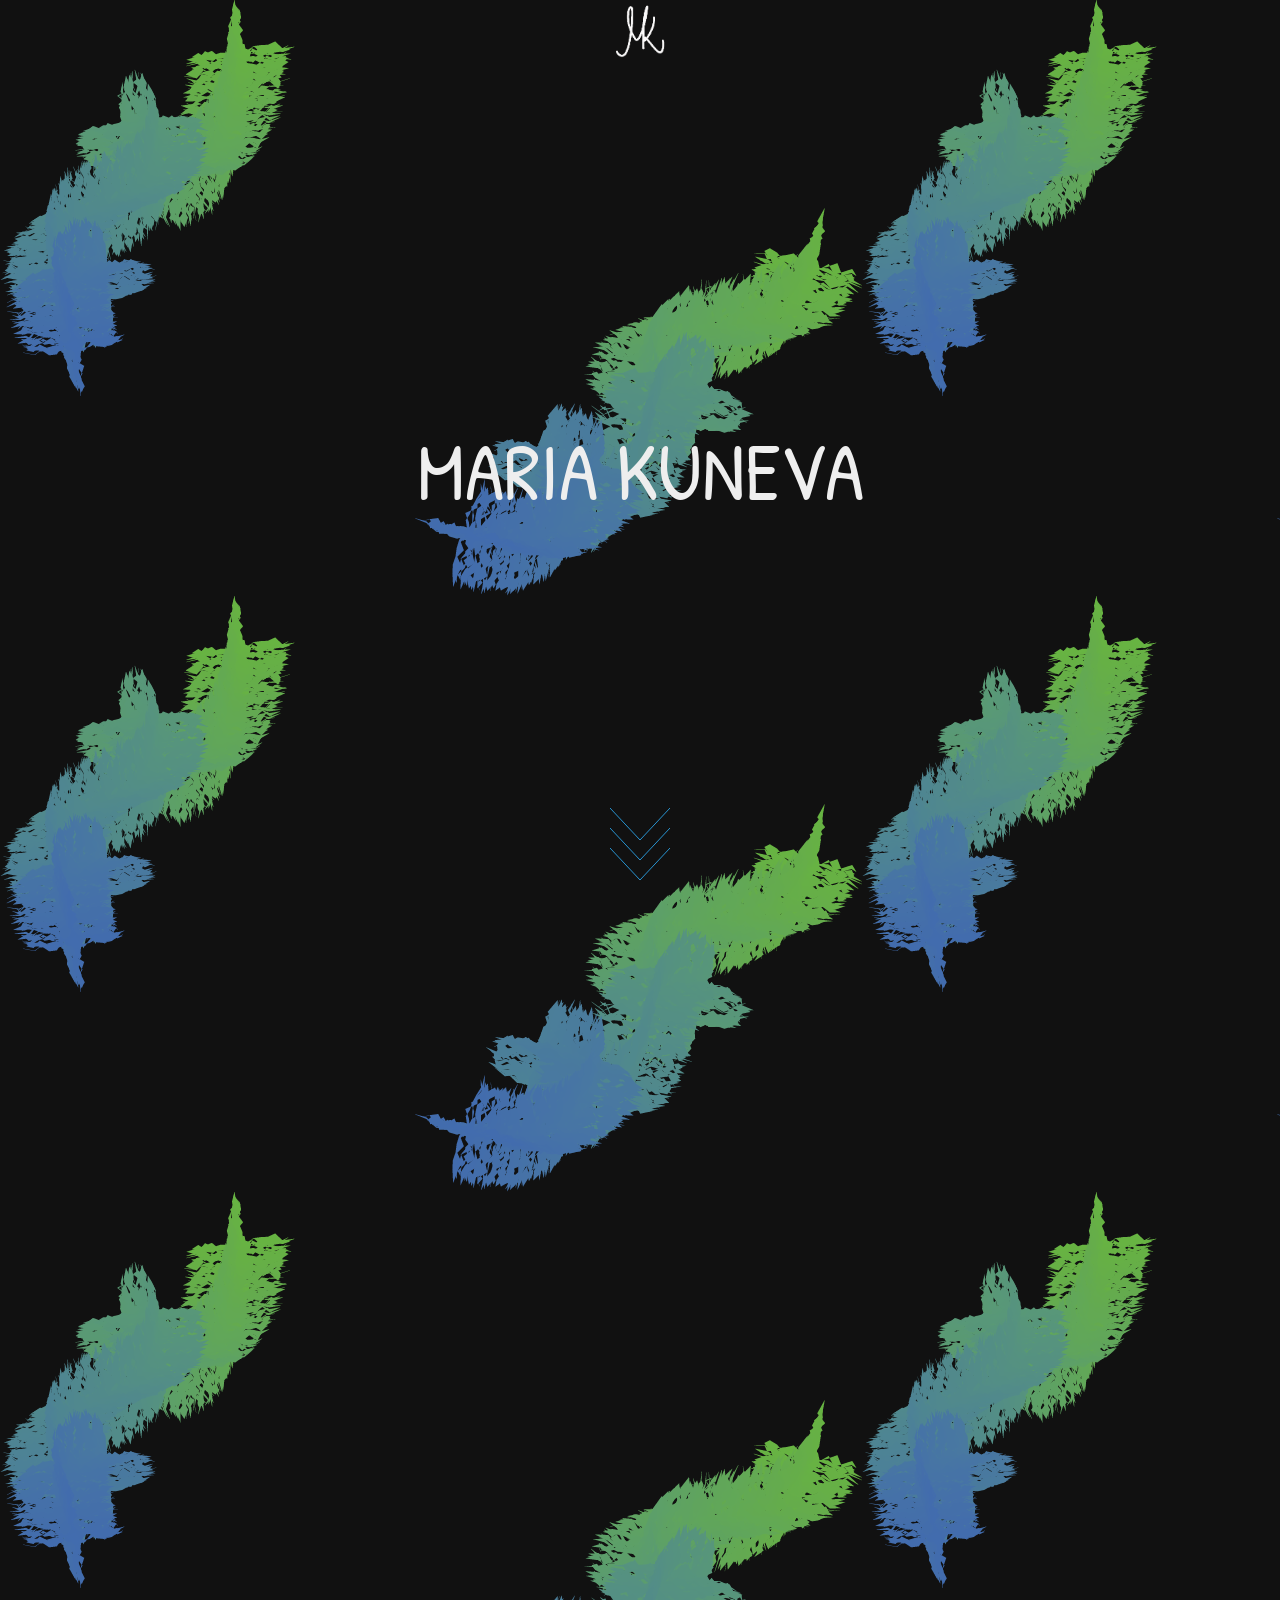
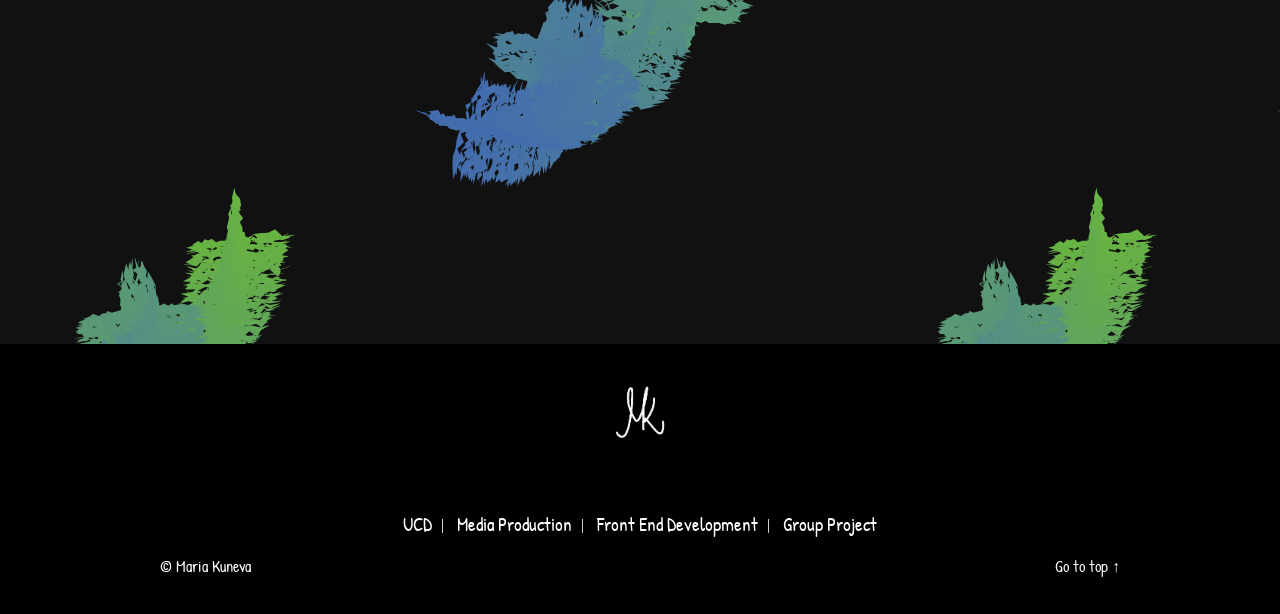
<file: index.html>
<!DOCTYPE html>
<html>
<head>
	<meta charset="utf-8">
	<meta name="viewport" content="width=device-width, initial-scale=1">
	<link rel="stylesheet" href="style.css">
  
	<title>Maria Kuneva</title>
</head>
<body>
	<header class="home" id="top">
		<nav>
			<a href="index.html"><img class="logo" src="img/mk.png"></a>
		</nav>
		<div class="cont">
            <h1 class="heading" data-target-resolver></h1>
          </div>
          <!-- AROW POINTING DOWN -->
          <svg class="arrows">
                <path class="a1" d="M0 0 L30 32 L60 0"></path>
                <path class="a2" d="M0 20 L30 52 L60 20"></path>
                <path class="a3" d="M0 40 L30 72 L60 40"></path>
            </svg>
	</header>
	<main>
		<section id="aboutMe" class="scroll-container">
			<div id="text" class="scroll-element js-scroll fade-in" >
				<h3>Hello! I’m Maria Kuneva and I’m first year Media Design student at Fontys. I enjoy spending time making beautiful things, and seeing what I've accomplished makes me feel completely satisfied. I also spend a lot of time on the little details because I believe that these are what makes a design successful. The gym is my passion. I work out for at least two hours every day, five days a week.</h3>
			</div>
		</section>
		<section class="projects" class="scroll-container">
			<div class="card scroll-element js-scroll fade-in">
                <input type="radio" name="select" id="slide_1" checked>
                <input type="radio" name="select" id="slide_2">
                <input type="radio" name="select" id="slide_3">
                <input type="radio" name="select" id="slide_4">
                <input type="checkbox" id="slideImg">
          
                <div class="slider">
                  <label for="slide_1" class="slide slide_1"></label>
                  <label for="slide_2" class="slide slide_2"></label>
                  <label for="slide_3" class="slide slide_3"></label>
                  <label for="slide_4" class="slide slide_4"></label>
                </div>
          
                <div class="inner_part">
                  <label for="slideImg" class="img">
                    <img class="img_1" src="img/user.png">
                  </label>
                  <div class="content content_1">
                    <div class="title">UCD</div>
                    <div class="text">
                      Within the UCD module, you dive deep into researching, testing and learning about what your client and users need the most and design your interactive media accordingly. Learning outcome:<br>
                        1. INTERACTIVE MEDIA - You create prototypes of interactive media products for your client by using iterations, user research and examples from the professional field.
                    </div>
                    <button OnClick=" location.href='ucd.html' ">Read More</button>
                  </div>
                </div>
          
                <div class="inner_part">
                  <label for="slideImg" class="img">
                    <img class="img_2" src="img/pe.jpg">
                  </label>
                  <div class="content content_2">
                    <div class="title">Media Production</div>
                    <div class="text">
                      Within the MP module, in three blocks of activities you will develop and refine your skills in the areas of: Online Imagery and Photography, Print Media and Video Production.
                      Learning outcome:<br>
                        3. DESIGN - You craft quality visual designs with a professional toolset
                    </div>
                    <button OnClick=" location.href='mp.html'">Read More</button>
                  </div>
                </div>
          
                <div class="inner_part">
                  <label for="slideImg" class="img">
                    <img class="img_3" src="img/fed.jpg">
                  </label>
                  <div class="content content_3">
                    <div class="title">Front End Development</div>
                    <div class="text">Within the FED module, you will make the next step in the world of web technologies to apply all this knowledge to present your work with flawless technical detail. Learning outcome:<br>
                      2. DEVELOPMENT - You program and integrate proofs of concepts based on validated requirements and documented with version control tools.
                    </div>
                    <button OnClick=" location.href='fed.html'">Read More</button>
                  </div>
                </div>
          
                <div class="inner_part">
                  <label for="slideImg" class="img">
                    <img class="img_4" src="img/gp.jpg">
                  </label>
                  <div class="content content_4">
                    <div class="title">Group Project</div>
                    <div class="text">
                      4. RESEARCH - You apply exploratory research methods, driven by a curious and critical attitude.<br>
                      5. COMMUNICATION - You communicate effectively with your stakeholders about the progress of the project and the motivation of your choices.
                      <br> <br>
                    </div>
                    <button OnClick=" location.href='gp.html'">Read More</button>
                  </div>
                </div>
            </div>
		</section>
	</main>
	<footer id="footer" > 
        <img class="logo" src="img/mk.png"><br><br>
        <div id="links" >
            <a href="ucd.html">UCD</a>
            <a href="mp.html">Media Production</a>
            <a href="fed.html">Front End Development</a>
            <a href="gp.html">Group Project</a>
        </div>
        <div id="flex" >
            <span>© Maria Kuneva</span>
            <a href="#top">Go to top &#8593;</a>
        </div>
        
    </footer>  
    <script src="an.js" type="text/javascript"></script>

</body>
</html>
</file>
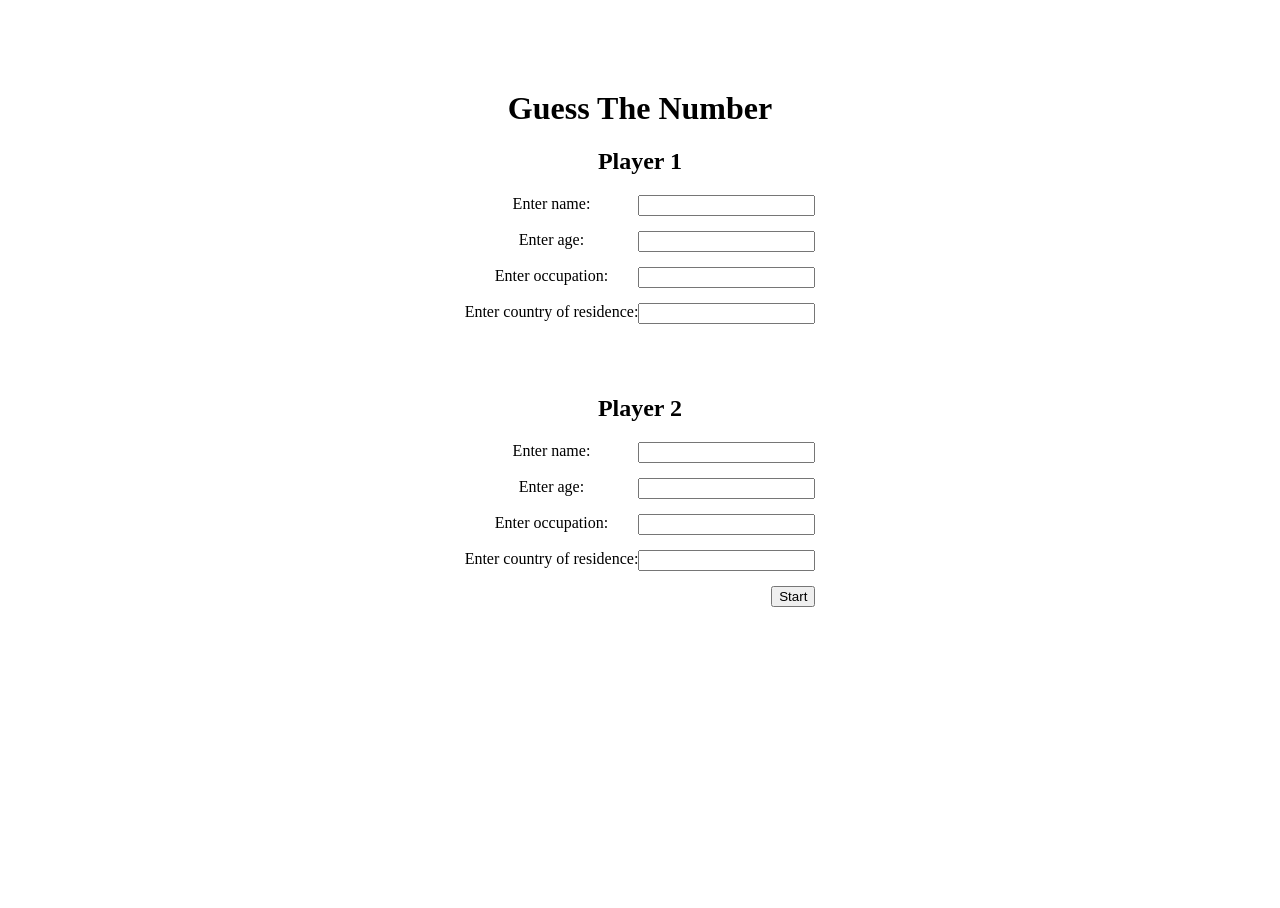
<file: guess the number/index.html>
<!DOCTYPE html>
<html>
    <head><link rel="stylesheet" href="style.css"></head>
    <body>
        <div class="game">
            <h1>Guess The Number</h1>
            <div class="data">
                <div class="player one">
                    <h2>Player 1</h2>
                    <label for="fname">Enter name:</label>
                    <input type="text" id="name1" name="fname"><br><br>
                    <label for="fname">Enter age:</label>
                    <input type="text" id="age1" name="fname"><br><br>
                    <label for="fname">Enter occupation:</label>
                    <input type="text" id="occ1" name="fname"><br><br>
                    <label for="fname">Enter country of residence:</label>
                    <input type="text" id="co1" name="fname"><br><br>
                </div>
                <br><br>
                <div class="player two">
                    <h2>Player 2</h2>
                    <label for="fname">Enter name:</label>
                    <input type="text" id="name2" name="fname"><br><br>
                    <label for="fname">Enter age:</label>
                    <input type="text" id="age2" name="fname"><br><br>
                    <label for="fname">Enter occupation:</label>
                    <input type="text" id="occ2" name="fname"><br><br>
                    <label for="fname">Enter country of residence:</label>
                    <input type="text" id="co2" name="fname"><br><br>
                </div>
                <input class="center"type="submit" value="Start" onclick ="start()">
            </div>
        </div>
        <script src="GuessTheNumber.js"></script>
    </body>
</html>
</file>
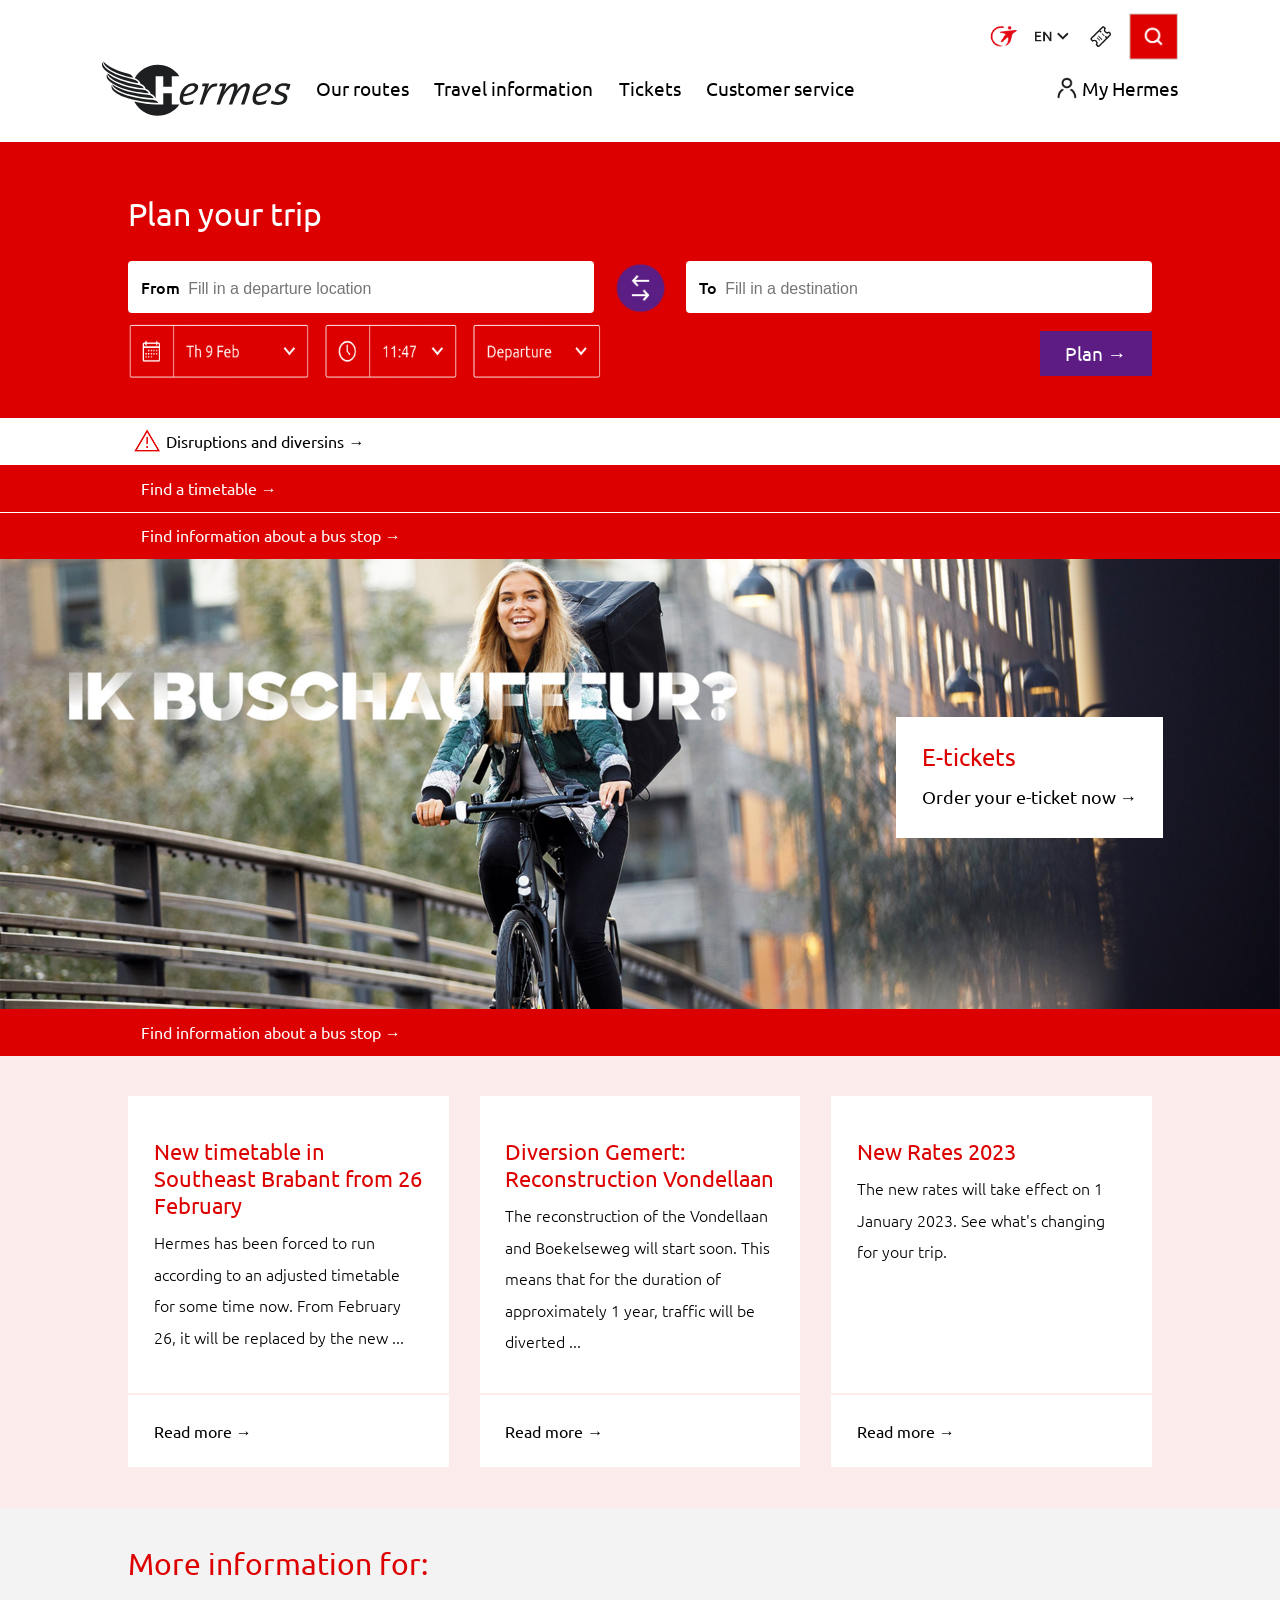
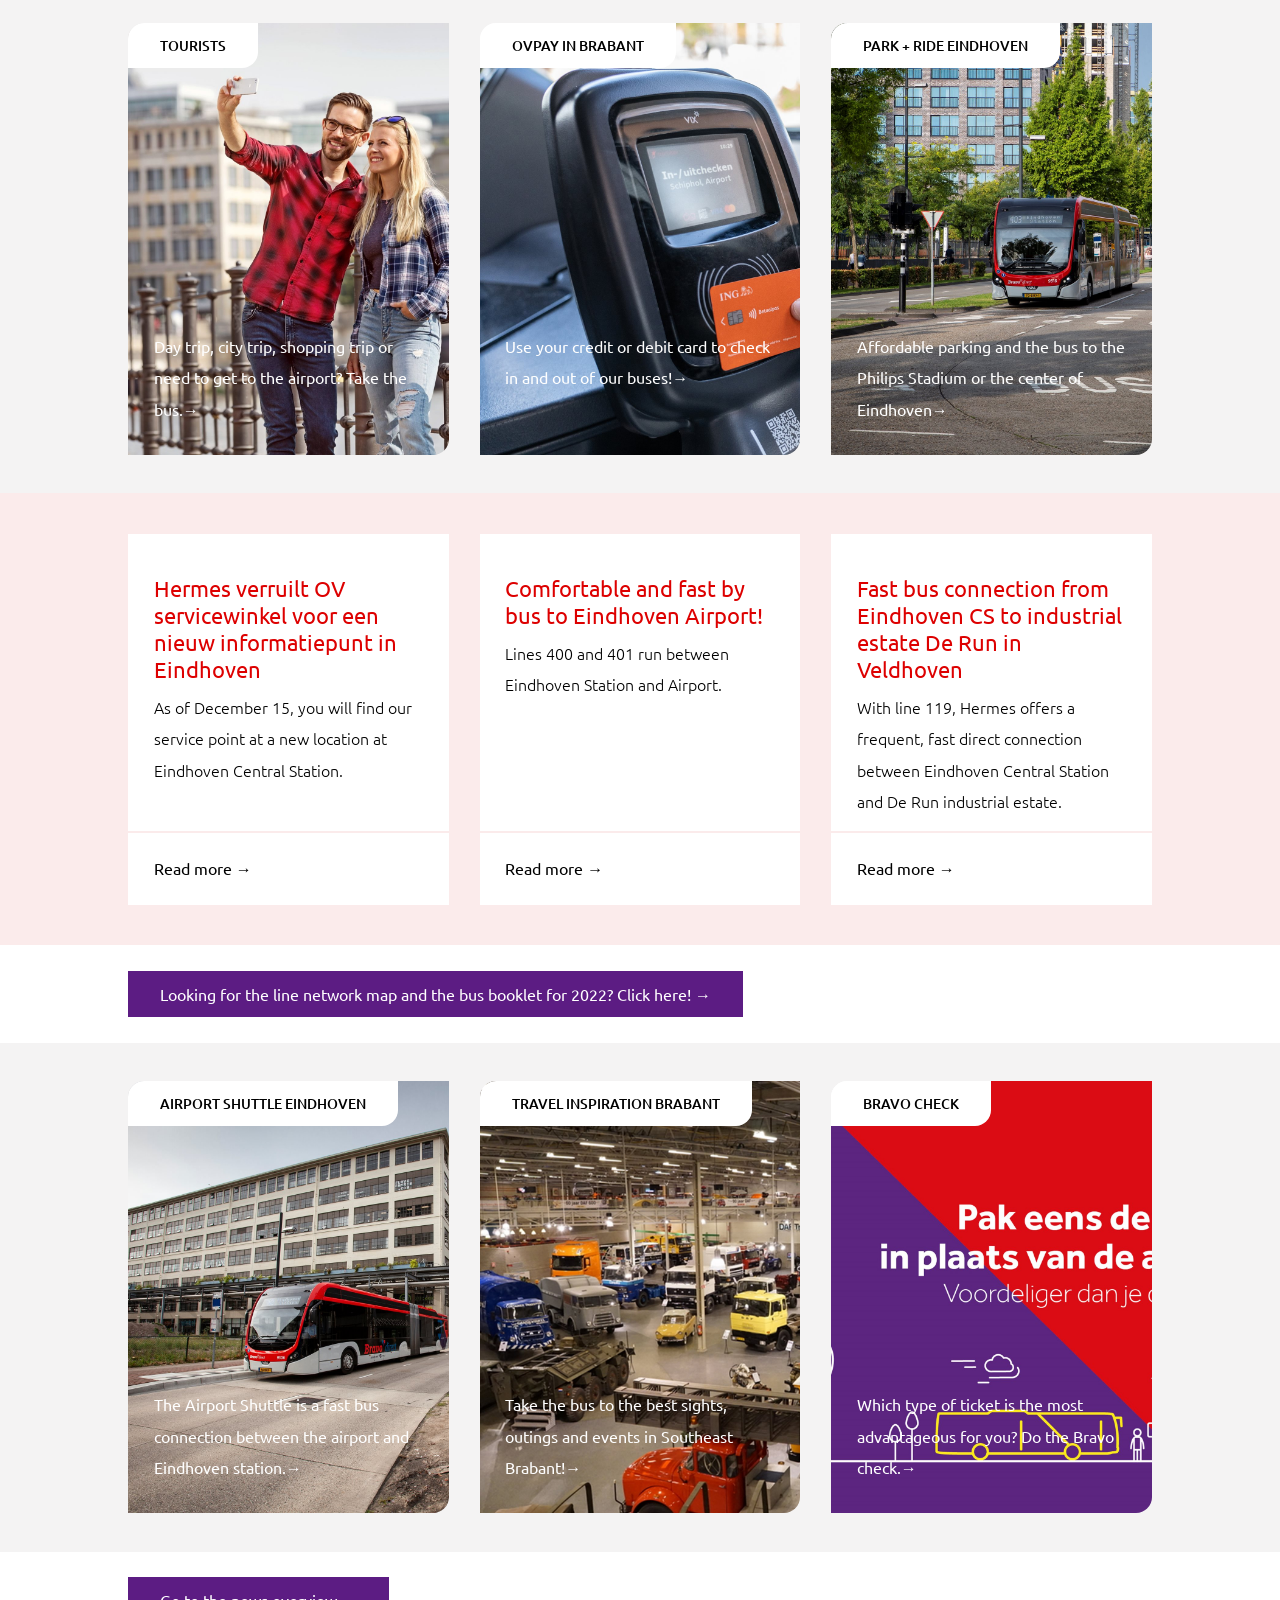
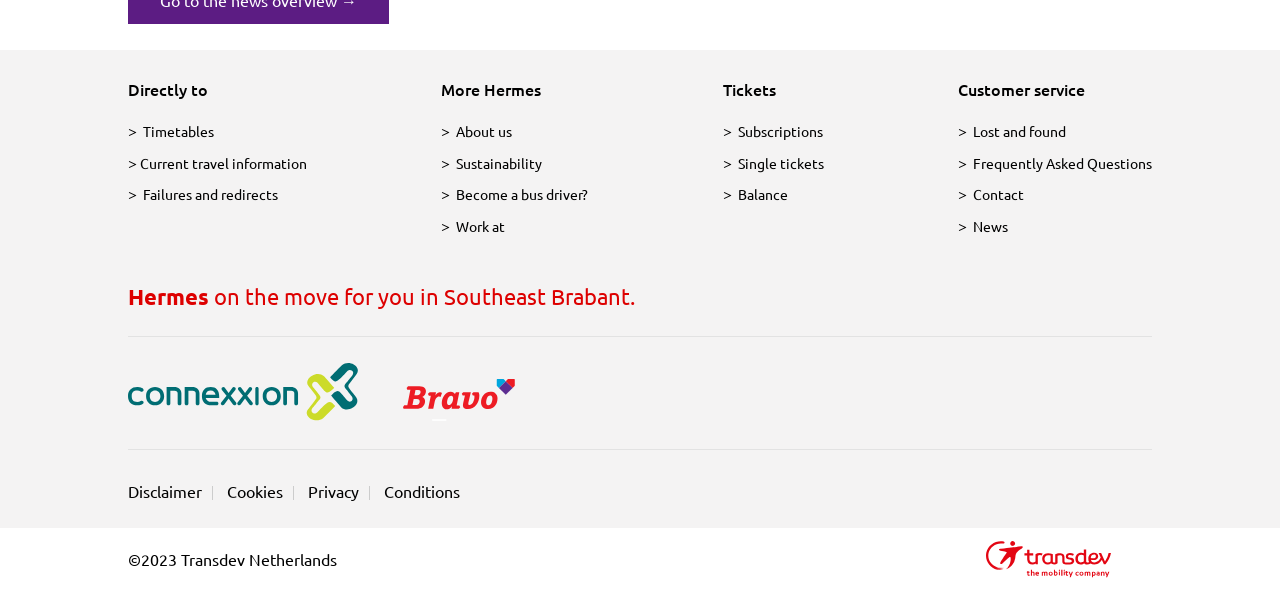
<file: hermes/index.html>
<!DOCTYPE html>
<html>
<head>
	<meta charset="utf-8">
	<meta name="viewport" content="width=device-width, initial-scale=1">
	<link rel="stylesheet" href="style.css">
	<link rel="preconnect" href="https://fonts.googleapis.com">
	<link rel="preconnect" href="https://fonts.gstatic.com" crossorigin>
	<link href="https://fonts.googleapis.com/css2?family=Open+Sans:wght@300&family=Ubuntu:wght@300;400;500;700&display=swap" rel="stylesheet">
	<title></title>
</head>
<body>
	<header>
		<div id="top">
			<img src="img/person.png">
			<img id="en" src="img/en.png">
			<img id="ticket" src="img/ticket.png">
			<img id="search" src="img/search.png">
		</div>
		<div id="bottom">
			<div id="left">
				<img id="logo" src="img/logo.svg">
				<h2>Our routes</h2>
				<h2>Travel information</h2>
				<h2>Tickets</h2>
				<h2>Customer service</h2>
			</div>
			<div id="right">
				<img src="img/profile.png">
				<h2>My Hermes</h2>
			</div>
		</div>
	</header>
	<main>
		<section class="book">
			<h1>Plan your trip</h1>
			<div class="input">
				<div class="input2">
					<h2>From</h2>
					<input type="text" placeholder="Fill in a departure location" name="search">
				</div>
				<img id="arrows" src="img/arrows.png">
				<div class="input2">
					<h2>To</h2>
					<input type="text" placeholder="Fill in a destination" name="search">
				</div>
			</div>
			<div class="plan">
				<img src="img/filters.png">
				<h2 class="button">Plan &#8594;</h2>
			</div>
		</section>
		<section class="links">
			<div class="info">
				<img src="img/warning.png">
				<h2>Disruptions and diversins &#8594;</h2>
			</div>
			<h2>Find a timetable &#8594;</h2>
			<hr>
			<h2>Find information about a bus stop &#8594;</h2>
		</section>
		<section class="bgimg">
			<div>
				<h2>E-tickets</h2>
				<p>Order your e-ticket now &#8594;</p>
			</div>
		</section>
		<section class="links">
			<h2>Find information about a bus stop &#8594;</h2>
		</section>
		<section class="more">
			<div class="option">
				<div>
					<h2>New timetable in Southeast Brabant from 26 February</h2>
					<p>Hermes has been forced to run according to an adjusted timetable for some time now. From February 26, it will be replaced by the new ...</p>
				</div>
				<h2>Read more &#8594;</h2>
			</div>
			<div class="option">
				<div>
					<h2>Diversion Gemert: Reconstruction Vondellaan</h2>
					<p>The reconstruction of the Vondellaan and Boekelseweg will start soon. This means that for the duration of approximately 1 year, traffic will be diverted ...</p>
				</div>
				<h2>Read more &#8594;</h2>
			</div>
			<div class="option">
				<div>
					<h2>New Rates 2023</h2>
					<p>The new rates will take effect on 1 January 2023. See what's changing for your trip.</p>
				</div>
				<h2>Read more &#8594;</h2>
			</div>
		</section>
		<section class="info">
			<h2>More information for:</h2>
			<div class="cards">
				<div class="card" id="people">
					<h2>TOURISTS</h2>
					<p>Day trip, city trip, shopping trip or need to get to the airport? Take the bus.&#8594;</p>
				</div>
				<div class="card" id="card">
					<h2>OVPAY IN BRABANT</h2>
					<p>Use your credit or debit card to check in and out of our buses!&#8594;</p>
				</div>
				<div class="card" id="bus">
					<h2>PARK + RIDE EINDHOVEN</h2>
					<p>Affordable parking and the bus to the Philips Stadium or the center of Eindhoven&#8594;</p>
				</div>
			</div>
		</section>
		<section class="more">
			<div class="option">
				<div>
					<h2>Hermes verruilt OV servicewinkel voor een nieuw informatiepunt in Eindhoven</h2>
					<p>As of December 15, you will find our service point at a new location at Eindhoven Central Station.</p>
				</div>
				<h2>Read more &#8594;</h2>
			</div>
			<div class="option">
				<div>
					<h2>Comfortable and fast by bus to Eindhoven Airport!</h2>
					<p>Lines 400 and 401 run between Eindhoven Station and Airport.</p>
				</div>
				<h2>Read more &#8594;</h2>
			</div>
			<div class="option">
				<div>
					<h2>Fast bus connection from Eindhoven CS to industrial estate De Run in Veldhoven</h2>
					<p>With line 119, Hermes offers a frequent, fast direct connection between Eindhoven Central Station and De Run industrial estate.</p>
				</div>
				<h2>Read more &#8594;</h2>
			</div>
		</section>
		<h2 class="button two">Looking for the line network map and the bus booklet for 2022? Click here!  &#8594;</h2>
		<section class="info">
			<div class="cards">
				<div class="card" id="airport">
					<h2>AIRPORT SHUTTLE EINDHOVEN</h2>
					<p>The Airport Shuttle is a fast bus connection between the airport and Eindhoven station.&#8594;</p>
				</div>
				<div class="card" id="travel">
					<h2>TRAVEL INSPIRATION BRABANT</h2>
					<p>Take the bus to the best sights, outings and events in Southeast Brabant!&#8594;</p>
				</div>
				<div class="card" id="bravo">
					<h2>BRAVO CHECK</h2>
					<p>Which type of ticket is the most advantageous for you? Do the Bravo check.&#8594;</p>
				</div>
			</div>
		</section>
		<h2 class="button two">Go to the news overview &#8594;</h2>
	</main>
	<footer>
		<section class="first">
			<div class="linksTo">
				<div>
					<h3>Directly to</h3>
					<span>></span><p>&nbsp; Timetables</p><br>
					<span>></span><p> &nbsp;Current travel information</p><br>
					<span>></span><p>&nbsp; Failures and redirects</p>
				</div>
				<div>
					<h3>More Hermes</h3>
					<span>></span><p>&nbsp; About us</p><br>
					<span>></span><p>&nbsp; Sustainability</p><br>
					<span>></span><p>&nbsp; Become a bus driver?</p><br>
					<span>></span><p>&nbsp; Work at</p>
				</div>
				<div>
					<h3>Tickets</h3>
					<span>></span><p>&nbsp; Subscriptions</p><br>
					<span>></span><p>&nbsp; Single tickets</p><br>
					<span>></span><p>&nbsp; Balance</p>
				</div>
				<div>
					<h3>Customer service</h3>
					<span>></span><p>&nbsp; Lost and found</p><br>
					<span>></span><p>&nbsp; Frequently Asked Questions</p><br>
					<span>></span><p>&nbsp; Contact</p><br>
					<span>></span><p>&nbsp; News</p>
				</div>
			</div>
			<h2><strong>Hermes</strong> on the move for you in Southeast Brabant.</h2>
			<hr class="line">
			<img src="img/footer1.svg">
			<img src="img/footer2.svg">
			<hr class="line">
			<div class="morelinks">
				<p>Disclaimer</p>
				<p>Cookies</p>
				<p>Privacy</p>
				<p>Conditions</p>
			</div>
		</section>
		<section class="second">
				<p>©2023 Transdev Netherlands</p>
				<img src="img/transdev.svg">
		</section>
	</footer>
</body>
</html>
</file>
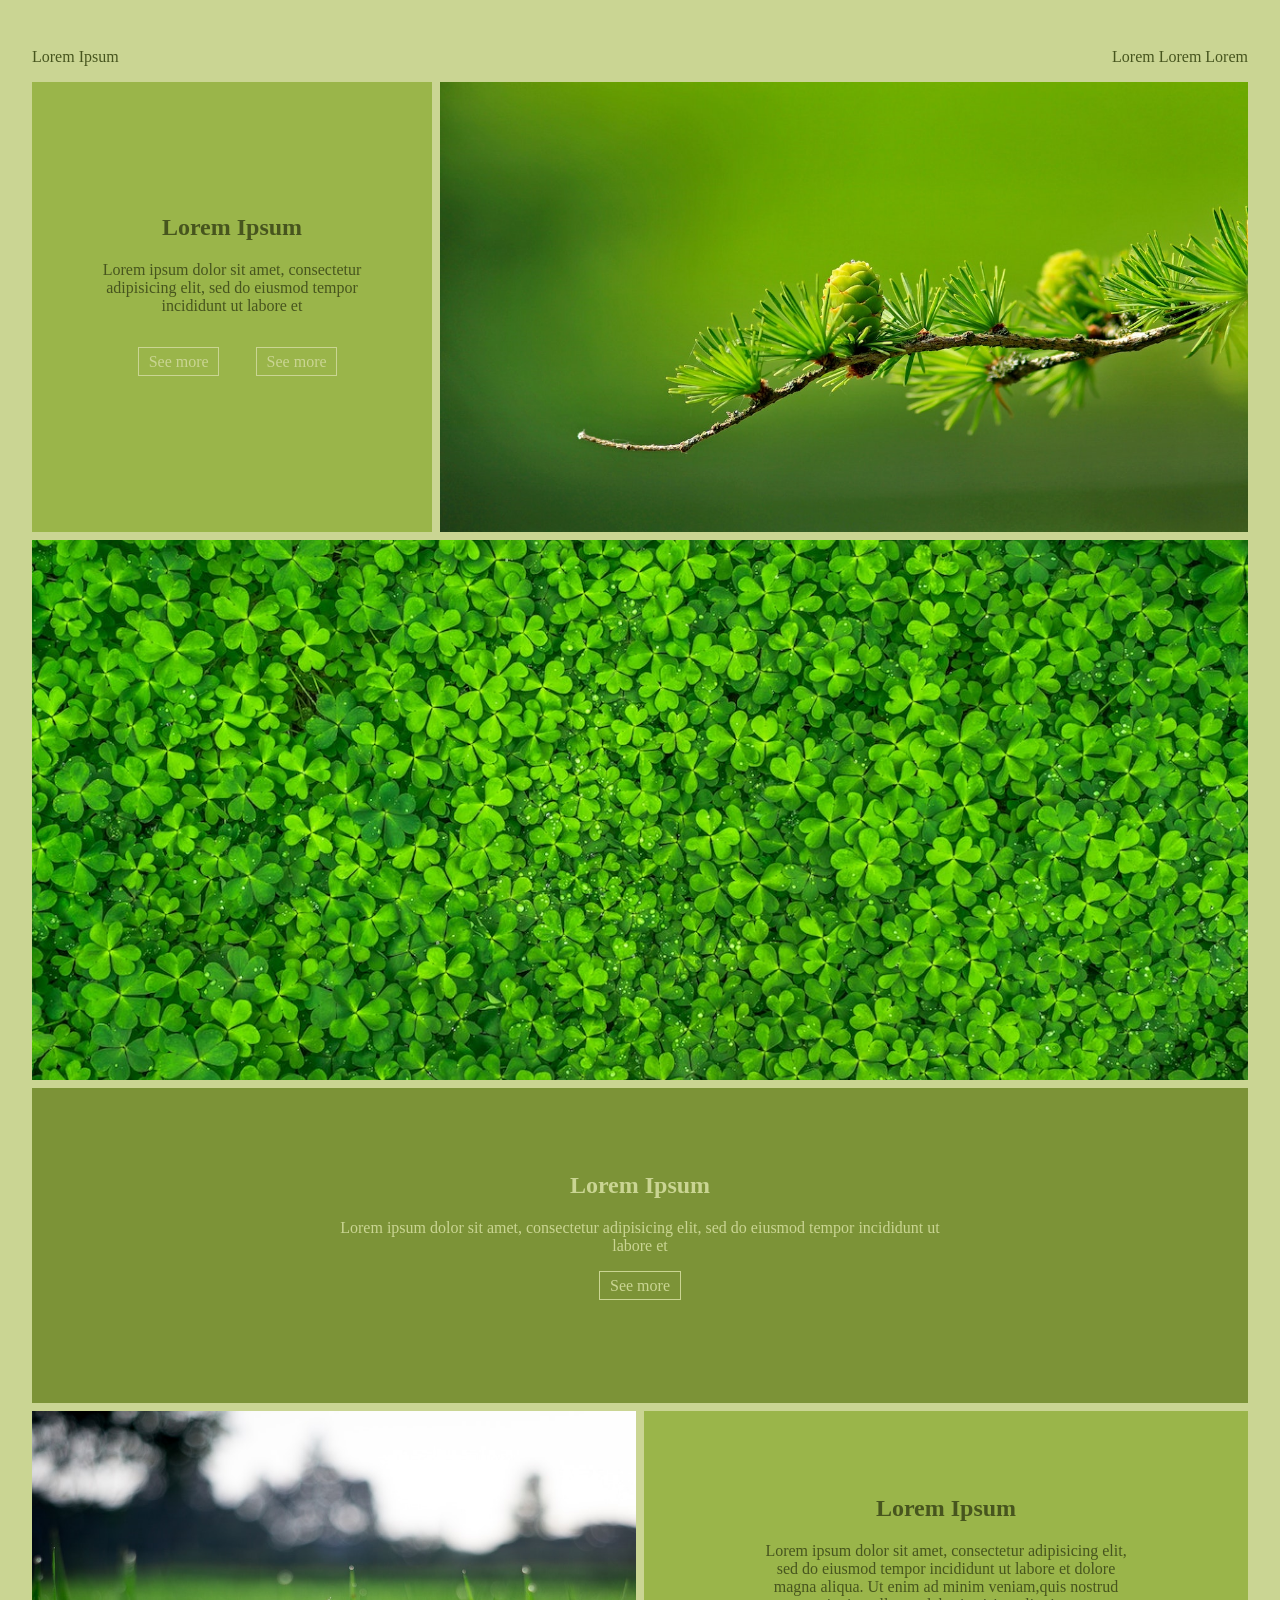
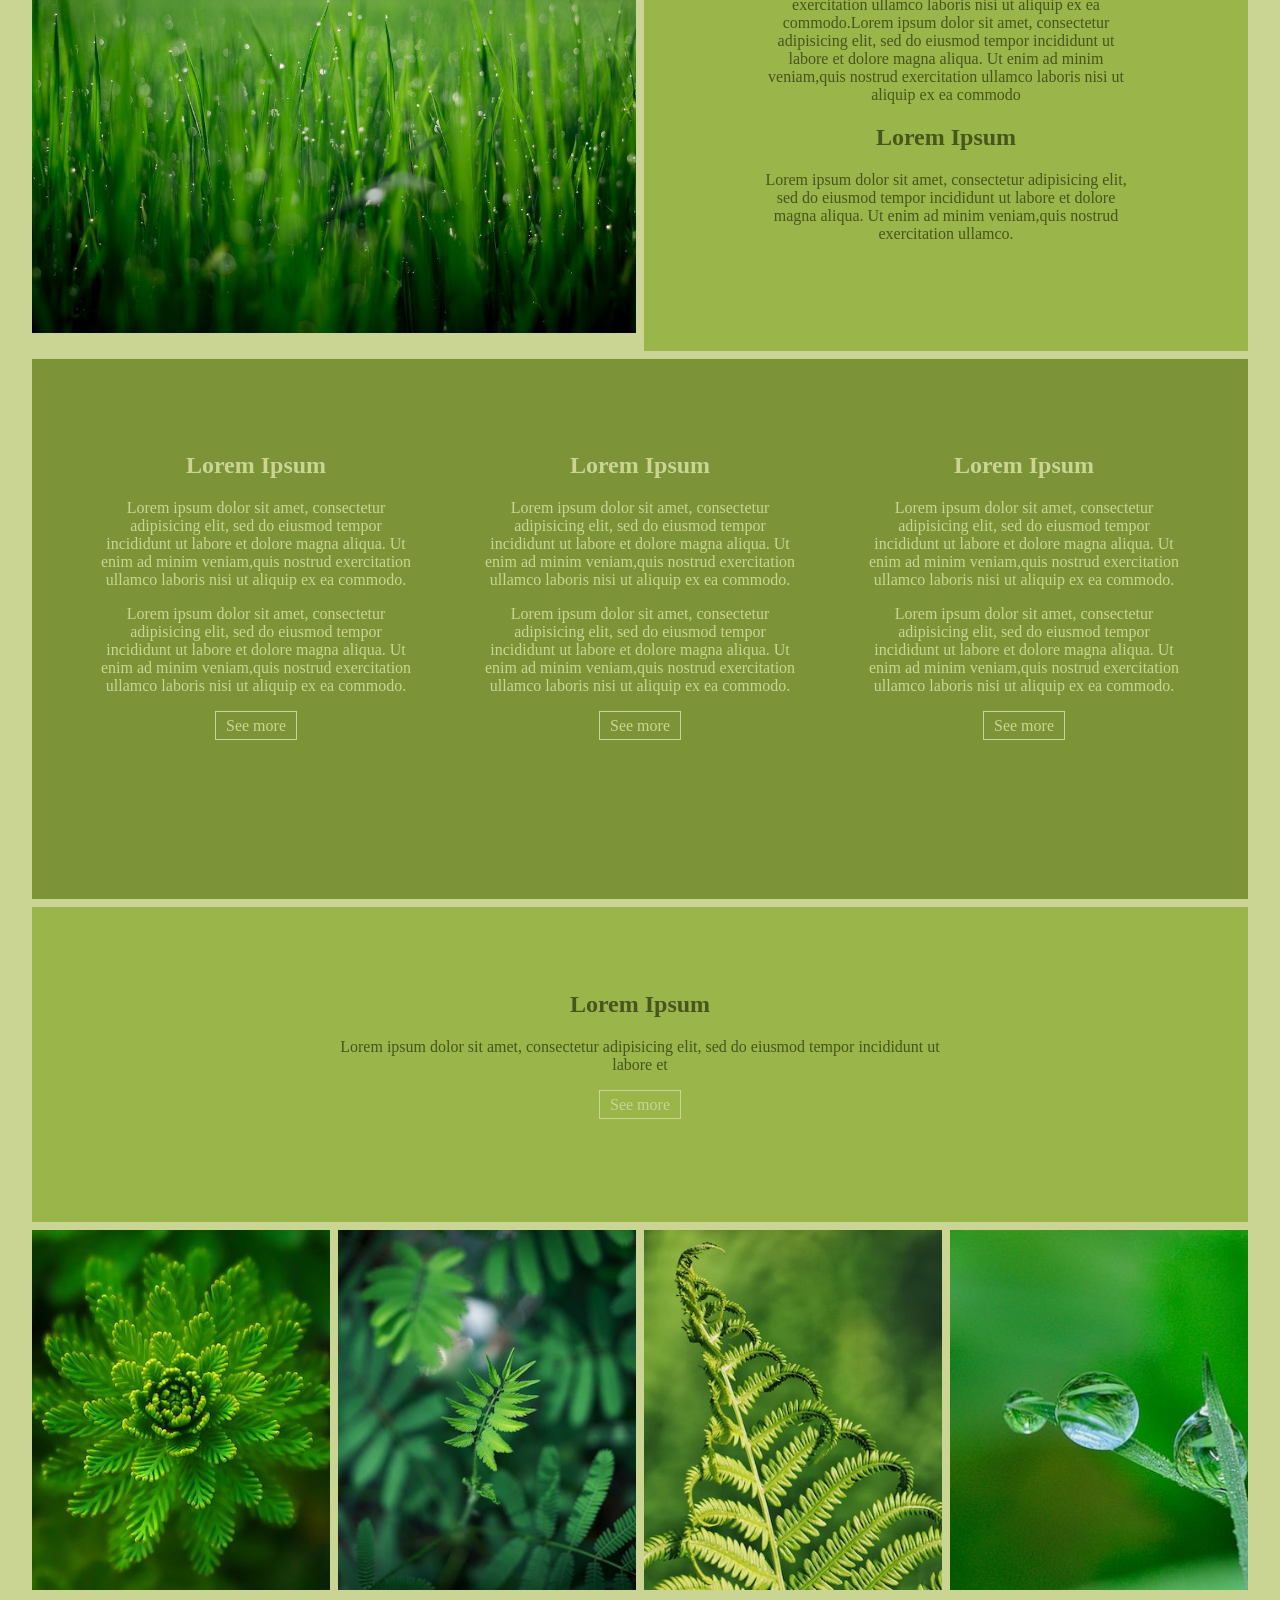
<file: layout/index.html>
<!DOCTYPE html>
<html>
<head>
	<meta charset="utf-8">
	<meta name="viewport" content="width=device-width, initial-scale=1">
	<link rel="stylesheet" href="style.css">
	<title></title>
</head>
<body>
<header>
	<nav>
		<p>Lorem Ipsum</p>
	  	<div>
		  	<p>Lorem </p>
		  	<p>Lorem </p>
		  	<p>Lorem </p>
		</div>
	</nav>
</header>
<main>
	<section class="layout">
	  <div class="span1">
	  	<div class="text" id="one">
	  		<h2>Lorem Ipsum</h2><p>Lorem ipsum dolor sit amet, consectetur adipisicing elit, sed do eiusmod
	  		tempor incididunt ut labore et </p>
		  <div id="buttons">
			<p class="button">See more</p><p class="button">See more</p>
		  </div>
		</div>
	  </div>
	  <div class="span2"></div>
	  <div class="span3"></div>
	  <div class="span4">
	  	<div class="text" id="two">
	  		<h2>Lorem Ipsum</h2><p>Lorem ipsum dolor sit amet, consectetur adipisicing elit, sed do eiusmod tempor incididunt ut labore et </p><p class="button">See more</p></div>
	  	</div>
	  <div class="span5"></div>
	  <div class="span6" >
	  	<div class="text" id="three">
	  		<h2>Lorem Ipsum</h2><p>Lorem ipsum dolor sit amet, consectetur adipisicing elit, sed do eiusmod tempor incididunt ut labore et dolore magna aliqua. Ut enim ad minim veniam,quis nostrud exercitation ullamco laboris nisi ut aliquip ex ea commodo.Lorem ipsum dolor sit amet, consectetur adipisicing elit, sed do eiusmod tempor incididunt ut labore et dolore magna aliqua. Ut enim ad minim veniam,quis nostrud exercitation ullamco laboris nisi ut aliquip ex ea commodo
	  		</p><h2>Lorem Ipsum</h2><p>Lorem ipsum dolor sit amet, consectetur adipisicing elit, sed do eiusmod tempor incididunt ut labore et dolore magna aliqua. Ut enim ad minim veniam,quis nostrud exercitation ullamco.</p>
	  	</div>
	  </div>
	  <div class="span7">
	  	<div class="text">
	  		<h2>Lorem Ipsum</h2><p>Lorem ipsum dolor sit amet, consectetur adipisicing elit, sed do eiusmod tempor incididunt ut labore et dolore magna aliqua. Ut enim ad minim veniam,quis nostrud exercitation ullamco laboris nisi ut aliquip ex ea commodo.</p><p>Lorem ipsum dolor sit amet, consectetur adipisicing elit, sed do eiusmod tempor incididunt ut labore et dolore magna aliqua. Ut enim ad minim veniam,quis nostrud exercitation ullamco laboris nisi ut aliquip ex ea commodo.</p>
	  		<p class="button">See more</p>	
  		</div>
  		<div class="text">
	  		<h2>Lorem Ipsum</h2><p>Lorem ipsum dolor sit amet, consectetur adipisicing elit, sed do eiusmod tempor incididunt ut labore et dolore magna aliqua. Ut enim ad minim veniam,quis nostrud exercitation ullamco laboris nisi ut aliquip ex ea commodo.</p><p>Lorem ipsum dolor sit amet, consectetur adipisicing elit, sed do eiusmod tempor incididunt ut labore et dolore magna aliqua. Ut enim ad minim veniam,quis nostrud exercitation ullamco laboris nisi ut aliquip ex ea commodo.</p>
	  		<p class="button">See more</p>	
  		</div>
  		<div class="text">
	  		<h2>Lorem Ipsum</h2><p>Lorem ipsum dolor sit amet, consectetur adipisicing elit, sed do eiusmod tempor incididunt ut labore et dolore magna aliqua. Ut enim ad minim veniam,quis nostrud exercitation ullamco laboris nisi ut aliquip ex ea commodo.</p><p>Lorem ipsum dolor sit amet, consectetur adipisicing elit, sed do eiusmod tempor incididunt ut labore et dolore magna aliqua. Ut enim ad minim veniam,quis nostrud exercitation ullamco laboris nisi ut aliquip ex ea commodo.</p>
	  		<p class="button">See more</p>	
  		</div>
	  </div>
	   <div class="span8">
	  	<div class="text">
	  		<h2>Lorem Ipsum</h2><p>Lorem ipsum dolor sit amet, consectetur adipisicing elit, sed do eiusmod tempor incididunt ut labore et </p><p class="button">See more</p></div>
	  	</div>
	  </div>
	  <div class="span9"></div>
	  <div class="span10"></div>
	  <div class="span11"></div>
	  <div class="span12"></div>
	</section>
</main>

</body>
</html>
</file>
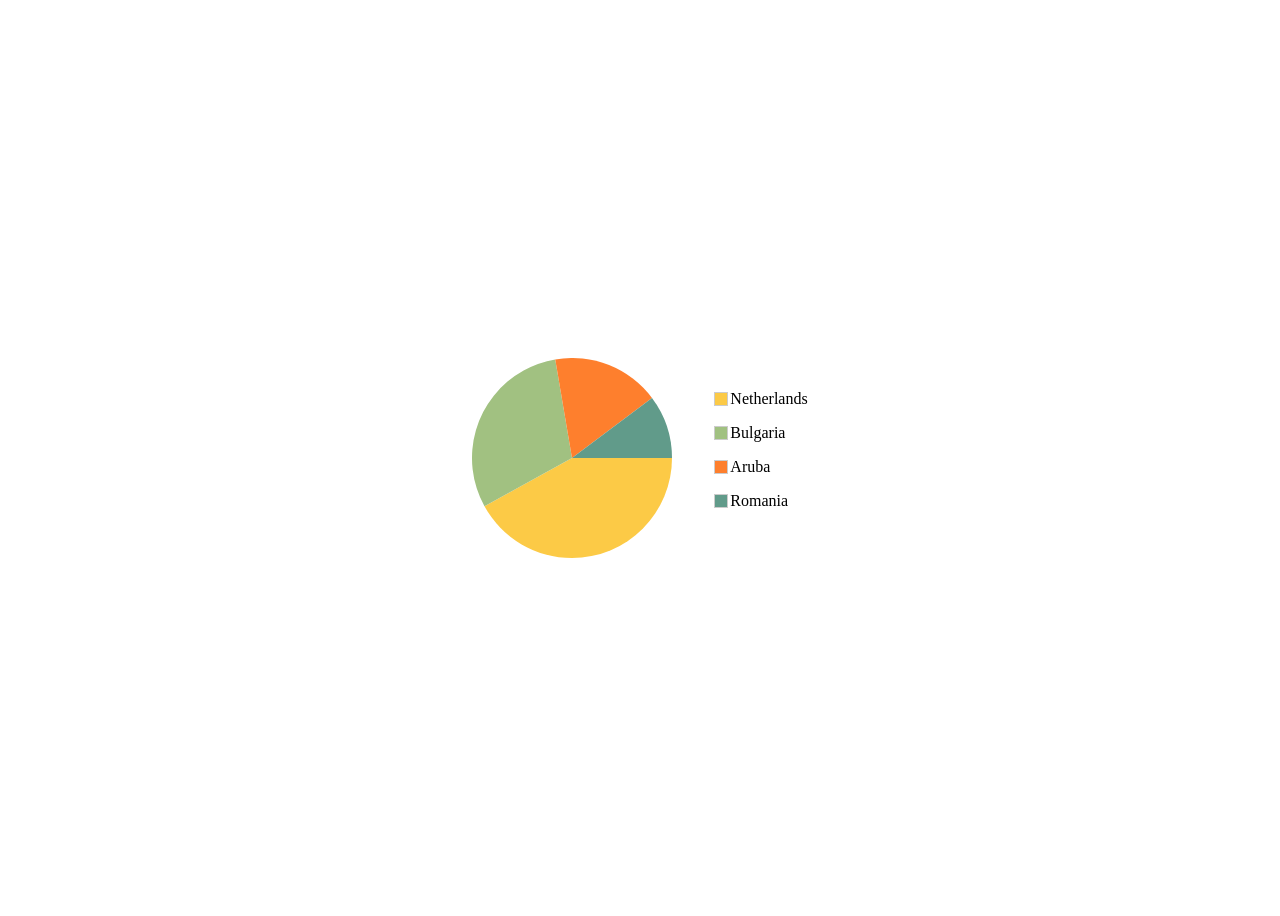
<file: pie chart/index.html>
<!DOCTYPE html>
<html>
<head>
	<meta charset="utf-8">
	<meta name="viewport" content="width=device-width, initial-scale=1">
	<link rel="stylesheet" href="style.css">
	<title></title>
</head>
<body>
	<div class="chart">
		<canvas width="200" height="200"></canvas>
		<ul class="legend">
		    <li><span class="neth"></span> Netherlands</li>
		    <li><span class="bul"></span> Bulgaria</li>
		    <li><span class="ar"></span> Aruba</li>
		    <li><span class="rom"></span> Romania</li>
		</ul>
	</div>
<script src="js.js"></script>
</body>
</html>
</file>
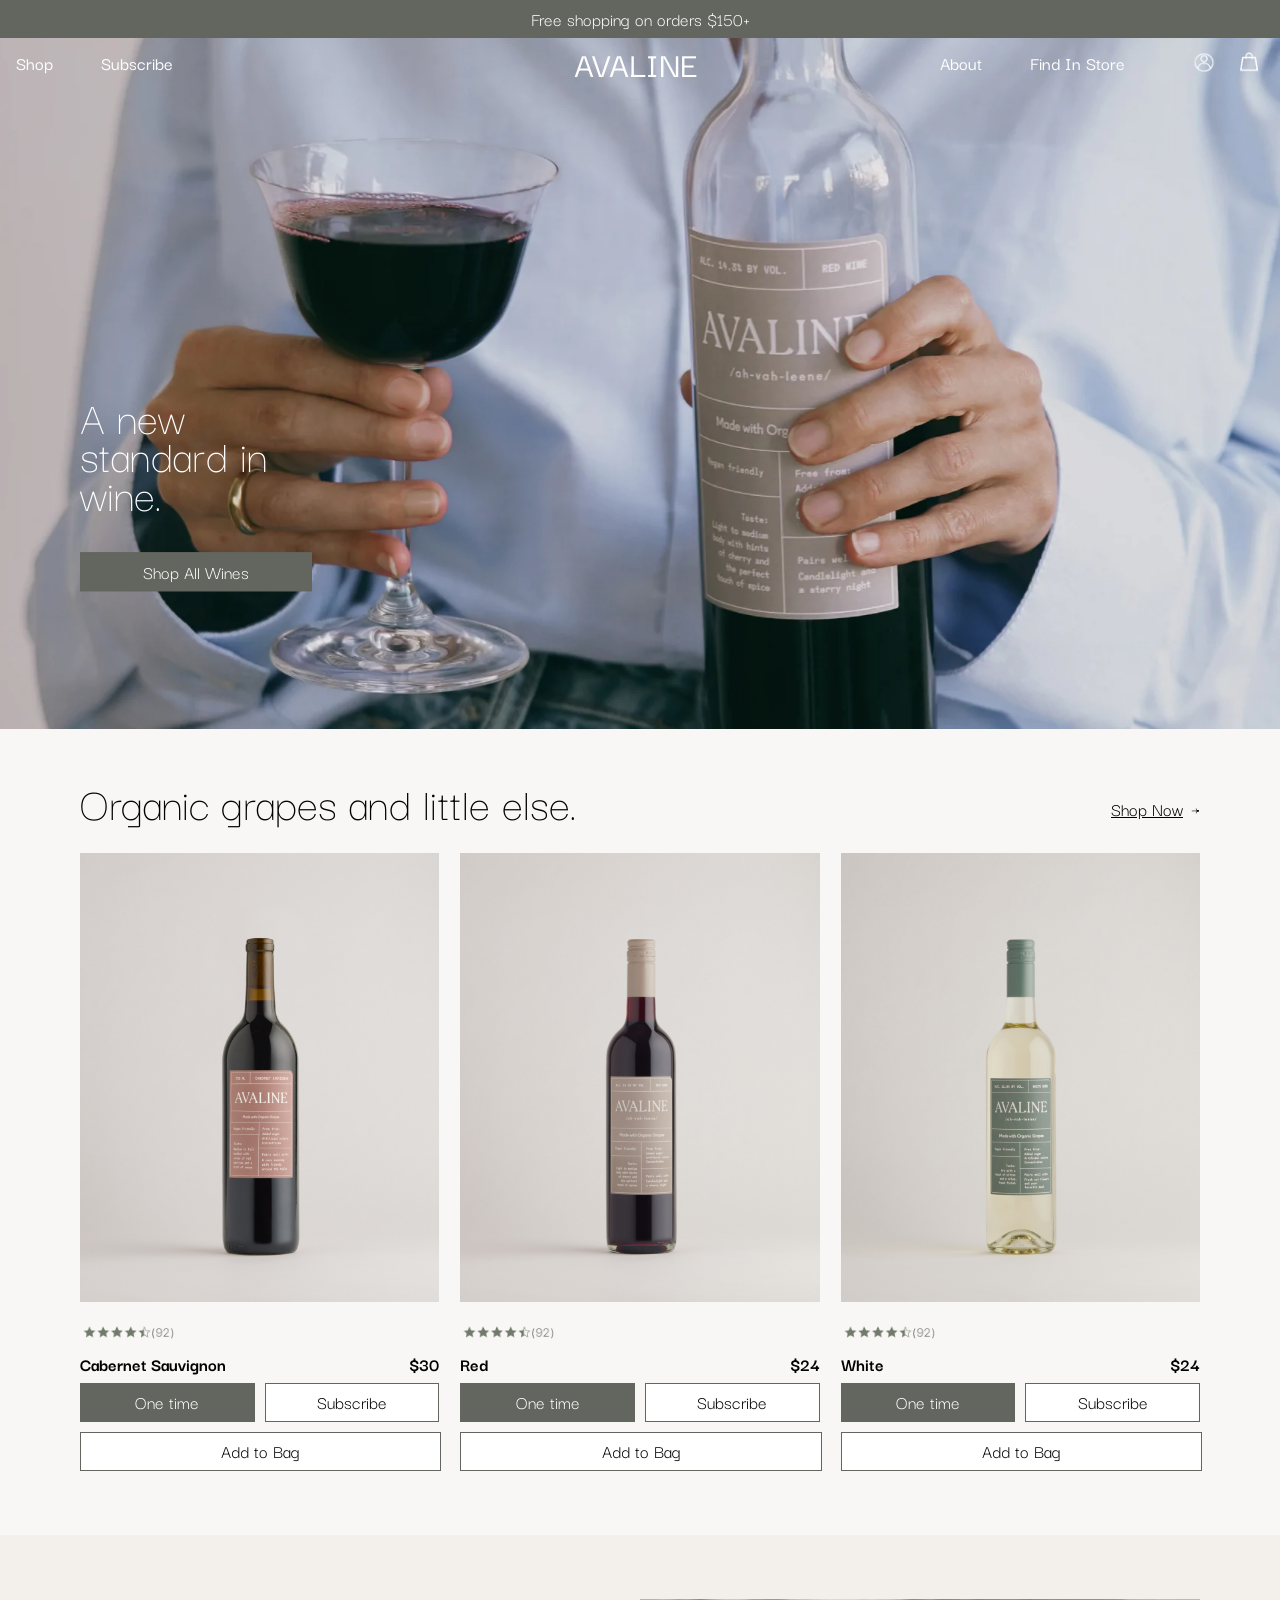
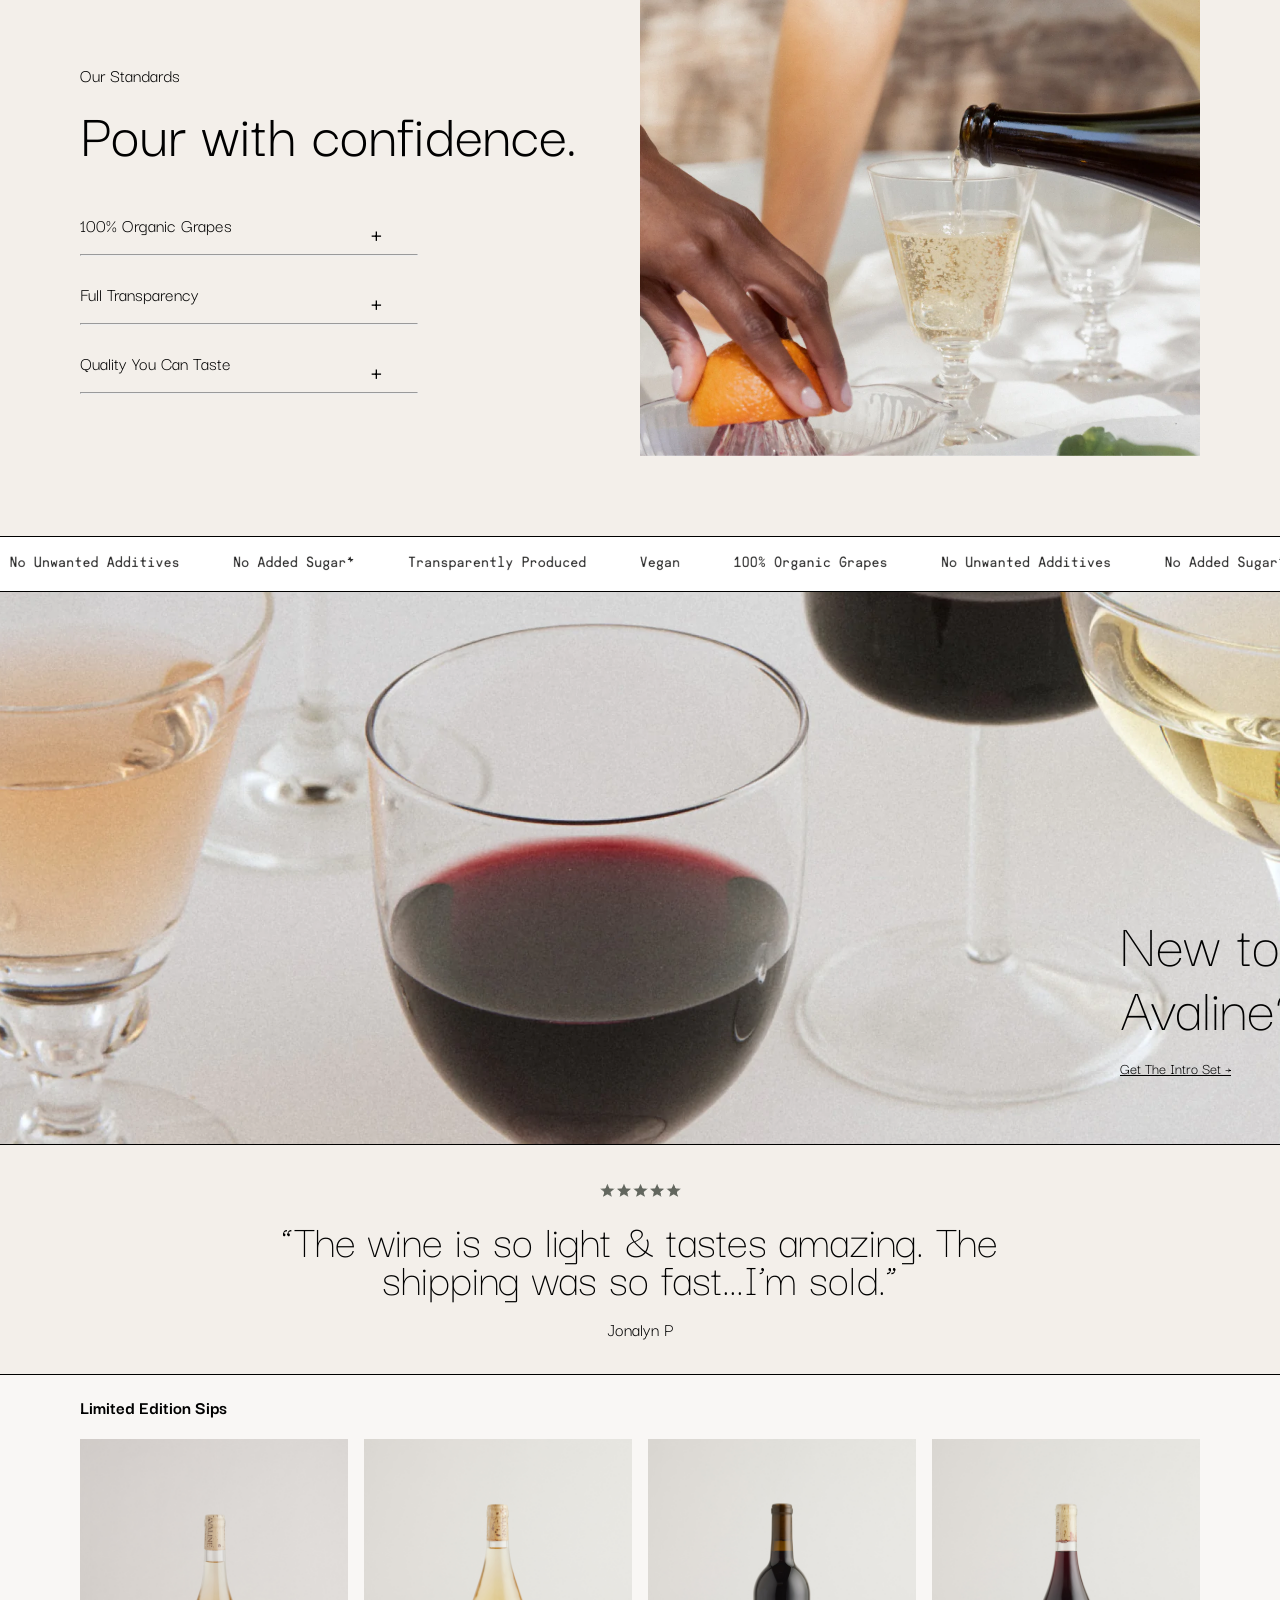
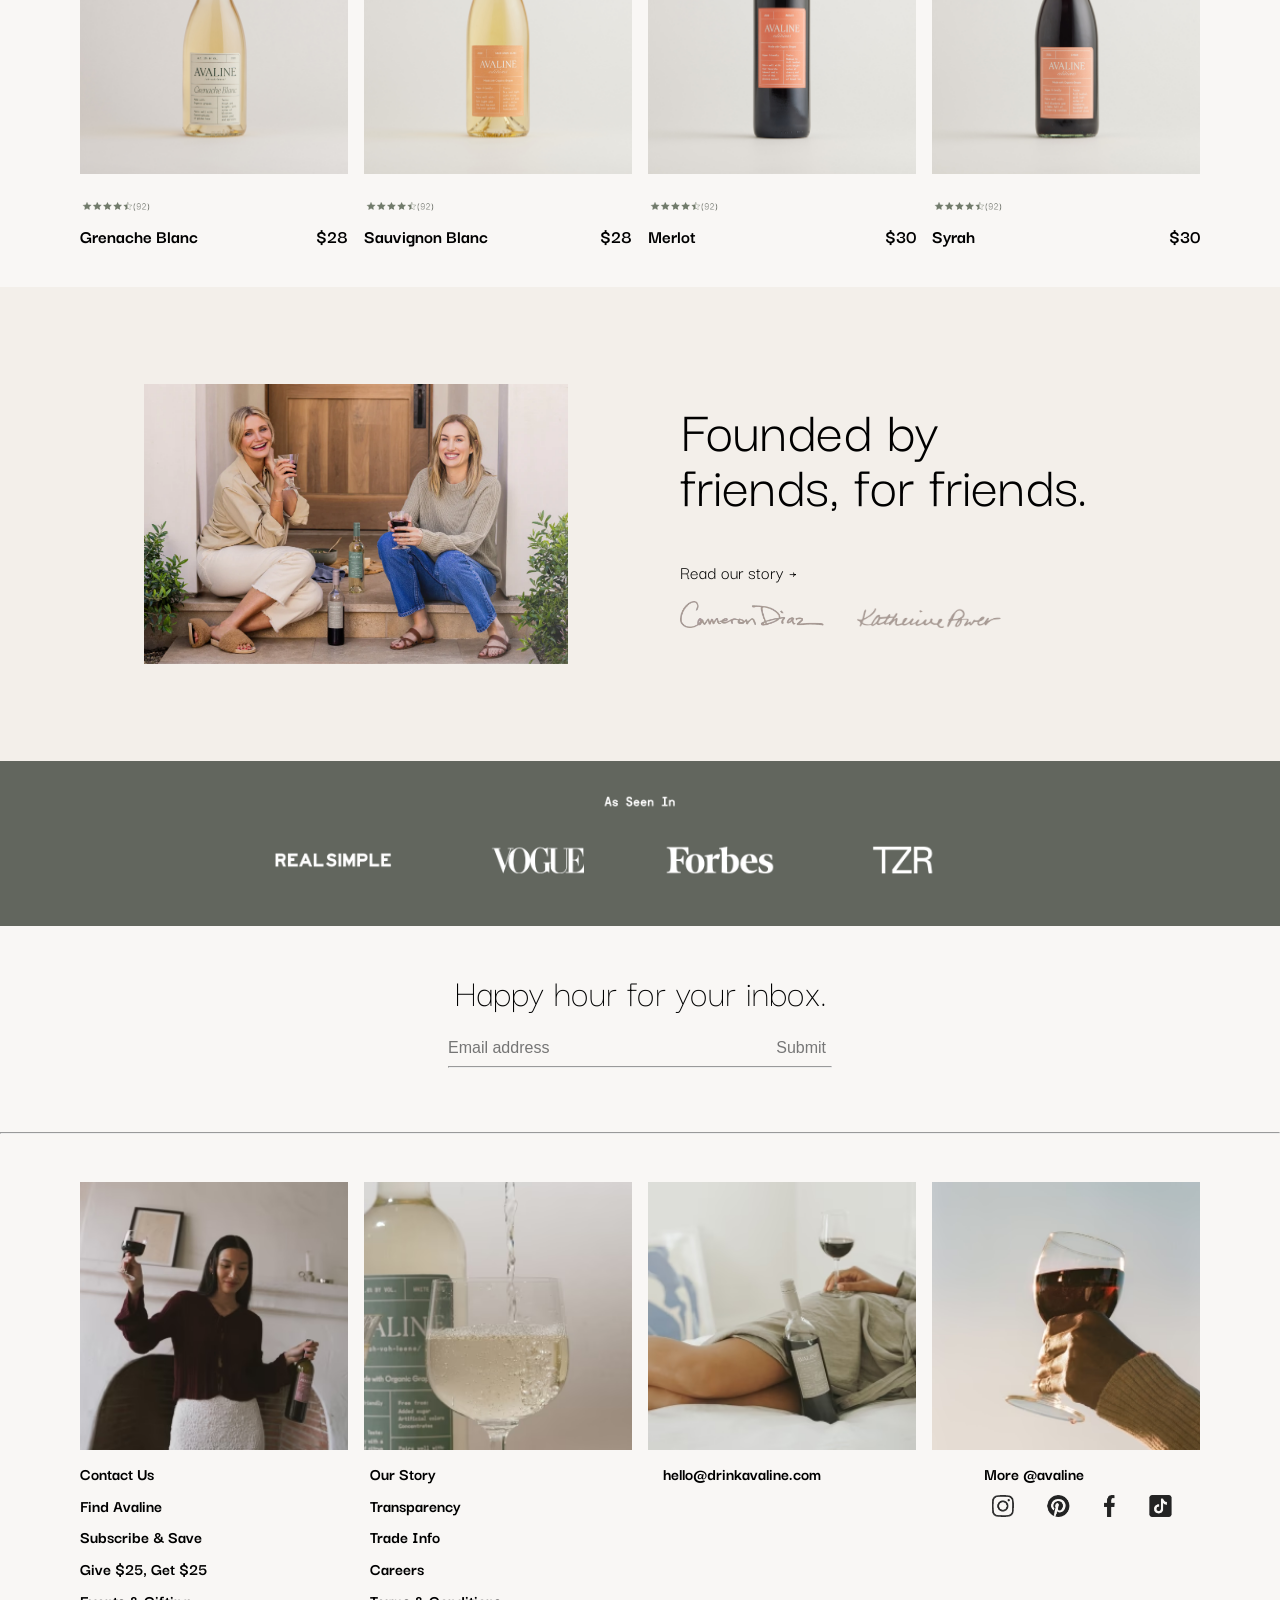
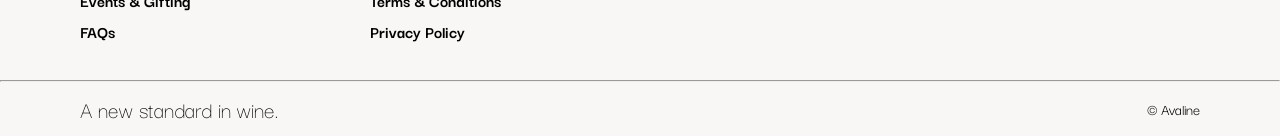
<file: wine/index.html>
<!DOCTYPE html>
<html>
<head>
	<meta charset="utf-8">
	<meta name="viewport" content="width=device-width, initial-scale=1">
	<link rel="stylesheet" href="style.css">
	<link rel="preconnect" href="https://fonts.googleapis.com">
	<link rel="preconnect" href="https://fonts.gstatic.com" crossorigin>
	<link href="https://fonts.googleapis.com/css2?family=Darker+Grotesque:wght@300;400;500&display=swap" rel="stylesheet">
	<title>Avaline|A New Standard in Wine - AVALINE</title>
</head>
<body>
		<header>
			<section class="navbar">
				<div id="news"><p>Free shopping on orders $150+</p></div>
				<nav>
				  
				  <!-- Left-aligned links  -->
				   <div class="topnav-left">
					  <a class="black" href="#">Shop</a>
					  <a class="black" href="#">Subscribe</a>
				   </div>

				   <!-- Center-aligned links -->
				  <div class="topnav-centered">
				    <a class="black" href="#" class="active">AVALINE</a>
				  </div>
				  
				  <!-- Right-aligned links -->
				  <div class="topnav-right">
				    <a class="black" href="#">About</a>
				    <a class="black" href="#">Find In Store</a>
				    <img id="profile" src="img/account.png">
		 			<img id="bag" src="img/bag.png">
				  </div>
				</nav>
			</section>
			<section class="grid"> 
				<div>
					<h2>A new standard in wine.</h2>
					<p class="button ToW">Shop All Wines</p>
				</div>
			</section>
		</header>
		<main>
			<section class="lighter">
				<div class="top">
					<h2>Organic grapes and little else.</h2>
					<div><p>Shop Now </p>&nbsp; <span>&#8594</span></div>
				</div>
				<div class="items">
					<div class="card">
						<div class="outer">
							<img src="img/bottle1.jpg">
							<div class="inner">
								<img src="img/hover1.jpg">
							</div>
						</div>
						<div class="description">
							<img src="img/rating.png"><br>
							<div class="flex"><h3>Cabernet Sauvignon</h3><h3>$30</h3></div>
							<div class="flex"><p class="button ToW">One time</p><p class="button ToG">Subscribe</p></div>
							<p class="button ToG">Add to Bag</p>
						</div>
					</div>
					<div class="card">
						<div class="outer">
							<img src="img/bottle2.jpg">
							<div class="inner">
								<img src="img/hover2.jpg">
							</div>
						</div>
						<div class="description">
							<img src="img/rating.png"><br>
							<div class="flex"><h3>Red</h3><h3>$24</h3></div>
							<div class="flex"><p class="button ToW">One time</p><p class="button ToG">Subscribe</p></div>
							<p class="button ToG">Add to Bag</p>
						</div>
					</div>
					<div class="card">
						<div class="outer">
							<img src="img/bottle3.jpg">
							<div class="inner">
								<img src="img/hover3.jpg">
							</div>
						</div>
						<div class="description">
							<img src="img/rating.png"><br>
							<div class="flex"><h3>White</h3><h3>$24</h3></div>
							<div class="flex"><p class="button ToW">One time</p><p class="button ToG">Subscribe</p></div>
							<p class="button ToG">Add to Bag</p>
						</div>
					</div>
				</div>
			</section>

			<section class="about">
				<div class="text">
					<p>Our Standards</p>
					<h1>Pour with confidence.</h1>
					<div class="dropdowns">
						<div>
							<div class="flex">
								<h2>100% Organic Grapes</h2><span>+</span>
							</div>
							<hr>
						</div><br>
						<div>
							<div class="flex">
								<h2>Full Transparency</h2><span>+</span>
							</div>
							<hr>
						</div><br>
						<div>
							<div class="flex">
								<h2>Quality You Can Taste</h2><span>+</span>
							</div>
							<hr>
						</div>

					</div>
				</div>
				<img src="img/orange.jpg">
			</section>
			<section id="comments">
				<div class="moveline">
					<img src="img/line.png">
				</div>
				<div id="glasses">
					<div id="over">
						<h2>New to Avaline?</h2>
						<p>Get The Intro Set &#8594</p>
					</div>
				</div>
				<div id="quoite">
					<img src="img/5stars.png">
					<h2>“The wine is so light & tastes amazing. The shipping was so fast...I’m sold.”</h2>
					<p>Jonalyn P</p>
				</div>
			</section>
			<section class="limited">
				<h3>Limited Edition Sips</h3>
				<div class="limiteditems">
					<div class="card">
						<div class="outer">
							<img src="img/gb.jpg">
							<div class="inner"><img src="img/gbhover.jpg"></div>
						</div>
						<div class="description">
							<img src="img/rating.png"><br>
							<div class="flex"><h3>Grenache Blanc</h3><h3>$28</h3></div>
						</div>
					</div>

					<div class="card">
						<div class="outer">
							<img src="img/sb.jpg">
							<div class="inner"><img src="img/sbhover.jpg"></div>
						</div>
						<div class="description">
							<img src="img/rating.png"><br>
							<div class="flex"><h3>Sauvignon Blanc</h3><h3>$28</h3></div>
						</div>
					</div>

					<div class="card">
						<div class="outer">
							<img src="img/m.jpg">
							<div class="inner"><img src="img/mhover.jpg"></div>
						</div>
						<div class="description">
							<img src="img/rating.png"><br>
							<div class="flex"><h3>Merlot</h3><h3>$30</h3></div>
						</div>
					</div>

					<div class="card">
						<div class="outer">
							<img src="img/s.jpg">
							<div class="inner"><img src="img/shover.jpg"></div>
						</div>
						<div class="description">
							<img src="img/rating.png"><br>
							<div class="flex"><h3>Syrah</h3><h3>$30</h3></div>
						</div>
					</div>
				</div>
			</section>
			<section class="autographs">
				<img src="img/women.jpg">
				<div class="text">
					<h2>Founded by friends, for friends.</h2>
					<p>Read our story &#8594 </p>
					<img src="img/cameron.jpg">
					<img src="img/kat.jpg">
				</div>			
			</section>
			<div class="logos">
				<img src="img/logos.png">
			</div>
			<footer>
				<section class="newsletter">
					<h2>Happy hour for your inbox.</h2>
					<div id="newsletter">
					 <input aria-label="Email address" maxlength="35" type="email" class="Newsletter__Input Body2" placeholder="Email address" data-klaviyo-list-id="WuJ3Q7" autocomplete="on">
					 <input type="submit" value="Submit">
					</div>
					<hr>
				</section>
				<hr>
				<section id="images">
					<img src="img/img1.jpg">
					<img src="img/img2.jpg">
					<img src="img/img3.jpg">
					<img src="img/img4.jpg">
				</section>
				<section id="links">
					<div>
						<a>Contact Us</a>
						<a>Find Avaline</a>
						<a>Subscribe & Save</a>
						<a>Give $25, Get $25</a>
						<a>Events & Gifting</a>
						<a>FAQs</a>
					</div>
					<div>
						<a>Our Story</a>
						<a>Transparency</a>
						<a>Trade Info</a>
						<a>Careers</a>
						<a>Terms & Conditions</a>
						<a>Privacy Policy</a>
					</div>
					<a>hello@drinkavaline.com</a>
					<div>
						<a>More @avaline</a>
						<img src="img/icons.png">
					</div>
				</section>
				<hr id="bottom">
				<div class="bottom">
					<h2>A new standard in wine.</h2>
					<p>© Avaline</p>
			</div>
			</footer>
		</main>
		<script src="changing.js"></script>
		
</body>
</html>
</file>
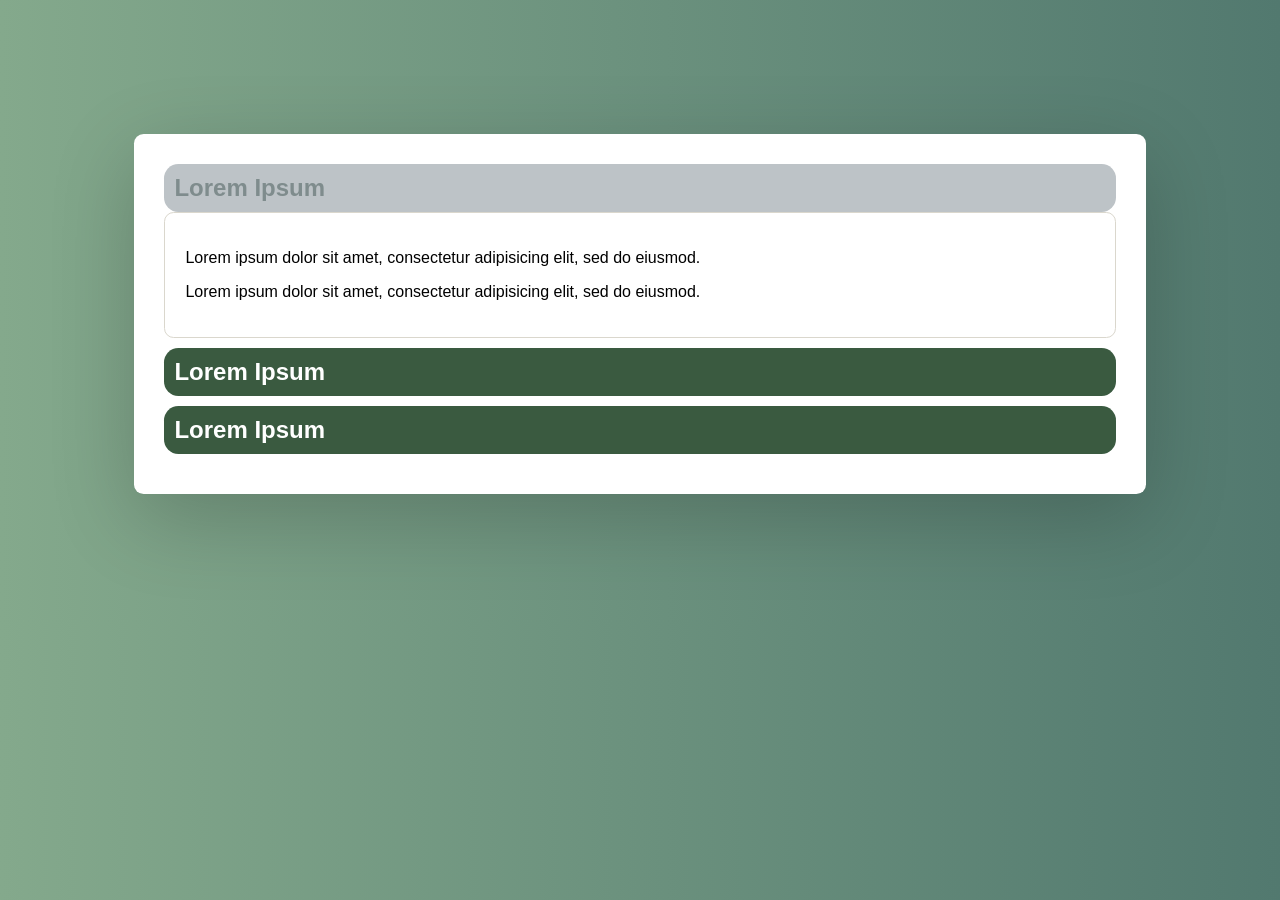
<file: Level 1 Challenges/accordion/index.html>
<!DOCTYPE html>
<html>
<head>
	<meta charset="utf-8">
	<meta name="viewport" content="width=device-width, initial-scale=1">
	<link rel="stylesheet" href="style.css">
	<title></title>
</head>
<body>
	<div class="accordionWrapper">
		<div class="accordionItem open">
	      	<h2 class="accordionItemHeading">Lorem Ipsum</h2>
	      	<div class="accordionItemContent">
		        <p>Lorem ipsum dolor sit amet, consectetur adipisicing elit, sed do eiusmod.</p>
		        <p>Lorem ipsum dolor sit amet, consectetur adipisicing elit, sed do eiusmod.</p>
	    	</div>
    	</div>

	    <div class="accordionItem close">
	     	<h2 class="accordionItemHeading">Lorem Ipsum</h2>
	    	<div class="accordionItemContent">
		        <p>Lorem ipsum dolor sit amet, consectetur adipisicing elit, sed do eiusmod tempor incididunt ut labore et dolore magna aliqua. Ut enim ad minim veniam, quis nostrud exercitation ullamco laboris nisi ut aliquip ex ea commodo consequat:</p>
		        <ul>
		          <li>List item #1</li>
		          <li>List item #2</li>
		          <li>List item #3</li>
		        </ul>
	    	</div>
	    </div>

	    <div class="accordionItem close">
	    	<h2 class="accordionItemHeading">Lorem Ipsum</h2>
	    	<div class="accordionItemContent">
	        	<p>Lorem ipsum dolor sit amet, consectetur adipisicing elit, sed do eiusmod tempor incididunt ut labore.</p>
	      	</div>
	    </div>
	</div>
	<script src="js.js"></script>
</body>
</html>
</file>
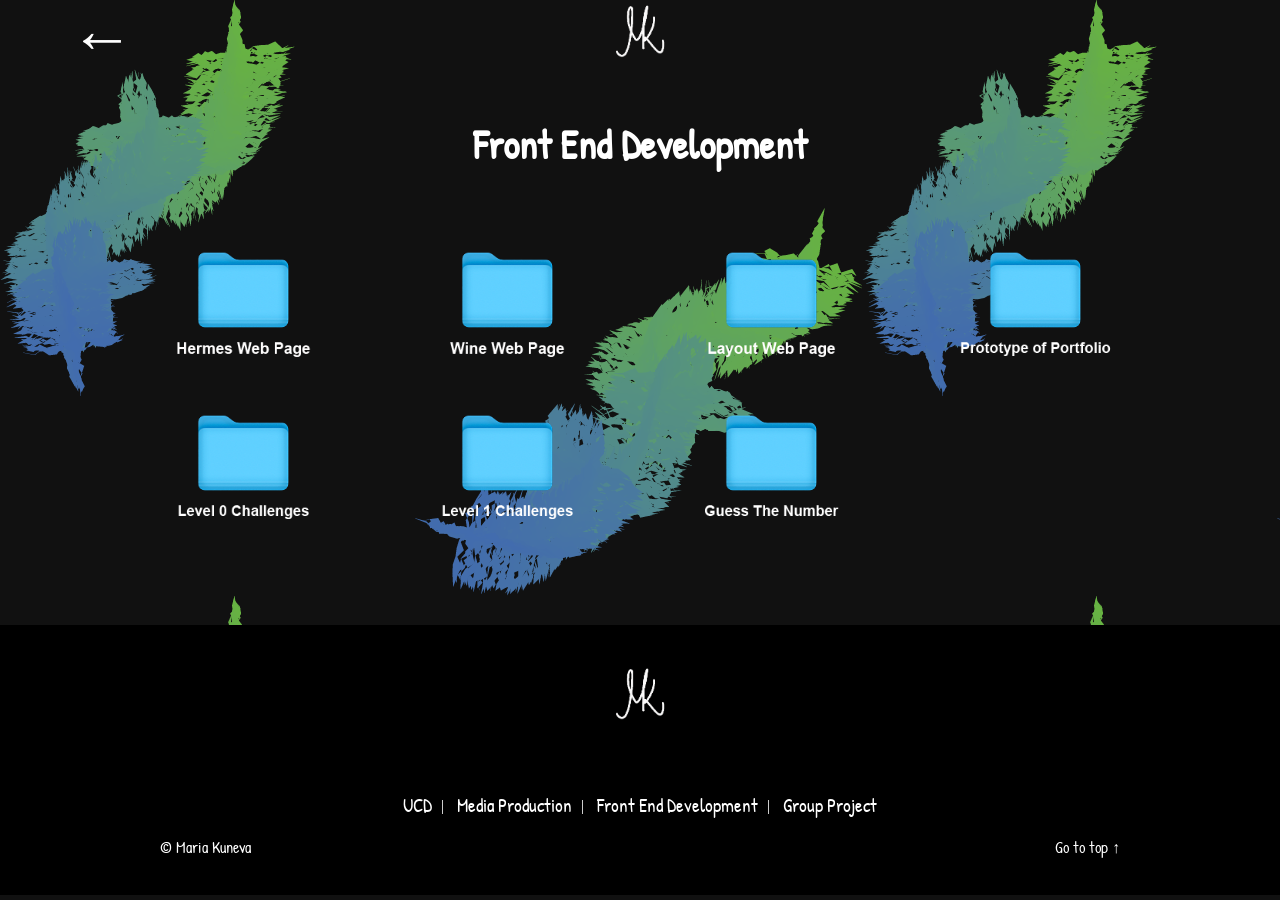
<file: fed.html>
<!DOCTYPE html>
<html>
<head>
	<meta charset="utf-8">
	<meta name="viewport" content="width=device-width, initial-scale=1">
	<link rel="stylesheet" href="style.css">
    
	<title>FED</title>
</head>
    <body id="fed">
        <header id="top">
            <button class="back" onclick="history.back()">&#8592;</button>
            <nav>
                <a href="index.html"><img class="logo" src="img/mk.png"></a>
            </nav>
        </header>
        <main>
            <h1>Front End Development</h1>
            <section class="folders">
                <img src="img/hermes.png" onclick="toggleModal(modalH)">
                <img src="img/wine.png" onclick="toggleModal(modalW)">
                <img src="img/layout.png" onclick="toggleModal(modalL)">
                <img src="img/Portfolio.png" onclick="toggleModal(modalP)">
                <img src="img/level0.png" onclick="toggleModal(modalL0)">
                <img src="img/level1.png" onclick="toggleModal(modalL1)">
                <img src="img/guess.png" onclick="toggleModal(modalG)">

                <!--  MODAL -->
			<div class="modal" id="Hermes">
				<div class="modal-content">
					<!--close button that close the modal by removing the show-modal class-->
					<span class="close-button" onclick="toggleModal(modalH)">&times;</span>
                    <h3>The first webpage we had to recreate was hermes.nl. I didn't learn any new things I already knew how to properly recreate it. This is the end result:<br><br>
                        <a href="hermes/index.html">&#x2192;Hermes web page</a></h3>  
				</div>
			</div>

             <!--  MODAL -->
			<div class="modal" id="Wine">
				<div class="modal-content">
					<!--close button that close the modal by removing the show-modal class-->
					<span class="close-button" onclick="toggleModal(modalW)">&times;</span>
                    <h3>We had to choose another webpage to recreate. I chose this wine website https://drinkavaline.com/. It was more challenging, because I used JavaScript for the navbar. I was interested in how to do the changing of the style of the navbar. I did some research and I actually managed to do it. This is the final result:<br><br>
                         <a href="wine/index.html">&#x2192;Wine web page</a></h3> 
				</div>
			</div>

            <!--  MODAL -->
			<div class="modal" id="Layout">
				<div class="modal-content">
					<!--close button that close the modal by removing the show-modal class-->
					<span class="close-button" onclick="toggleModal(modalL)">&times;</span>
                    <h3>We had to create a layout using grid or flexbox. I already had some experience with flexbox, that's why this time I tried working with grid more. I wanted to get more comfortable with using grid. I am pretty satisfied with the final result. I also added transform properties to the pictures to make it more interesting.<br><br>
                        <a href="layout/index.html">&#x2192;Layout web page</a></h3>
				</div>
			</div>

            <!--  MODAL -->
			<div class="modal" id="Prototype">
				<div class="modal-content">
					<!--close button that close the modal by removing the show-modal class-->
					<span class="close-button" onclick="toggleModal(modalP)">&times;</span>
                    <h3>I also created prototype for my portfolio, which ended a little bit different. But after I did research based on more interactive portfolio websites I decided that my first idea was too simple. I kept it simple with the first submition of it, but I had the idea to have different designs on each page, which match the module.<br><br>
                        <a href="img/pt.PNG">&#x2192;Prototype</a></h3>
				</div>
			</div>

            <!--  MODAL -->
			<div class="modal" id="l0">
				<div class="modal-content">
					<!--close button that close the modal by removing the show-modal class-->
					<span class="close-button" onclick="toggleModal(modalL0)">&times;</span>
                    <h3>I started coding the easiest challenges first, because I wanted to see if there are any similarities between JavScript and the programming languages I've been studing. And after I understood the logic I started with the basic (level 1) ones.
                        <a href="https://github.com/mariyakuneva03/PPWS2/tree/main/Level%200%20Challenges">&#x2192;Level 0 Challenges Code Folder</a><br>
                        <a href="Level 0 Challenges/factorial.html">&#x2192;Factorial</a> (using console.log; prints the factorial of every number between 1 and 18 )<br>
                        <a href="Level 0 Challenges/longestWord.html">&#x2192;longestWord</a>(prints the length of the longest word in a sentence)<br>
                        <a href="Level 0 Challenges/reverse.html">&#x2192;Reverse sentence</a>(using console.log; prints the reversed of a sentence)<br>
                        <a href="Level 0 Challenges/salad.html">&#x2192;Salad</a>(executes a a basic functions with parameters and print them in a string by placeholders)<br>
                        
                    </h3>
				</div>
			</div>

            <!--  MODAL -->
			<div class="modal" id="l1">
				<div class="modal-content">
					<!--close button that close the modal by removing the show-modal class-->
					<span class="close-button" onclick="toggleModal(modalL1)">&times;</span>
                    <h3>For these challenges I did some research, because they were a bit confusing at first. I was watching YouTube videos and looking at examples in websites. <br>
                        <a href="https://github.com/mariyakuneva03/PPWS2/tree/main/Level%201%20Challenges">&#x2192;Level 1 Challenges Code Folder</a><br>
                        <a href="Level 1 Challenges/clock/clock.html">&#x2192;Clock</a> (For the clock I used div for every number on the clock and translate:rotate(); property on every number so I can position them in a circle around the middle of the clock. The 3 hands of the clock are updating based on the real time. For that I used JavaScript function that gets the seconds, minutes and the hours from the current time and rotates the hands based on the values it gets from the time.)<br>
                        <a href="Level 1 Challenges/accordion/index.html">&#x2192;Accordion</a>(For the accordion I used function, which on click changes the class of the parrent div of the heading that you click on (from "accordionItemHeading" to either "accordionItemHeading open" or "accordionItemHeading close") so the content shows or hides.)<br>
                        <a href="Level 1 Challenges/pie chart/index.html">&#x2192;Pie Chart</a>(For this challenge I first looked at the and after that I did additional research and found very useful information in <a href="https://www.section.io/engineering-education/javascript-canvas-piechart/">Section.io</a>. I search for some explanation of the used function in <a href="https://developer.mozilla.org/en-US/docs/Web/API/CanvasRenderingContext2D ">Developer Mozilla</a>. After my little research I went back in the JavaScript code and commented the functions with the information I learnt. After I did the piechart I did a basic legend with HTML and CSS.)
                    </h3>
				</div>
			</div>

            <!--  MODAL -->
			<div class="modal" id="g">
				<div class="modal-content">
					<!--close button that close the modal by removing the show-modal class-->
					<span class="close-button" onclick="toggleModal(modalG)">&times;</span>
                    <h3>I did some research on example of codes for guessing a number. I started with my guess the number game, but is not fully finished yet. I coded the turns of the players and now I have to figure out a way o 
                        <a href="guess the number/index.html">&#x2192;Guess the number</a>
                    </h3>
				</div>
			</div>
            </section>
            
        </main>
        
        <footer id="footer" > 
            <img class="logo" src="img/mk.png"><br><br>
            <div id="links" >
                <a href="ucd.html">UCD</a>
                <a href="mp.html">Media Production</a>
                <a href="fed.html">Front End Development</a>
                <a href="gp.html">Group Project</a>
            </div>
            <div id="flex" >
                <span>© Maria Kuneva</span>
                <a href="#top">Go to top &#8593;</a>
            </div>
        </footer> 
        <script src="an.js" type="text/javascript"></script>
        
    </body>
</html>
</file>
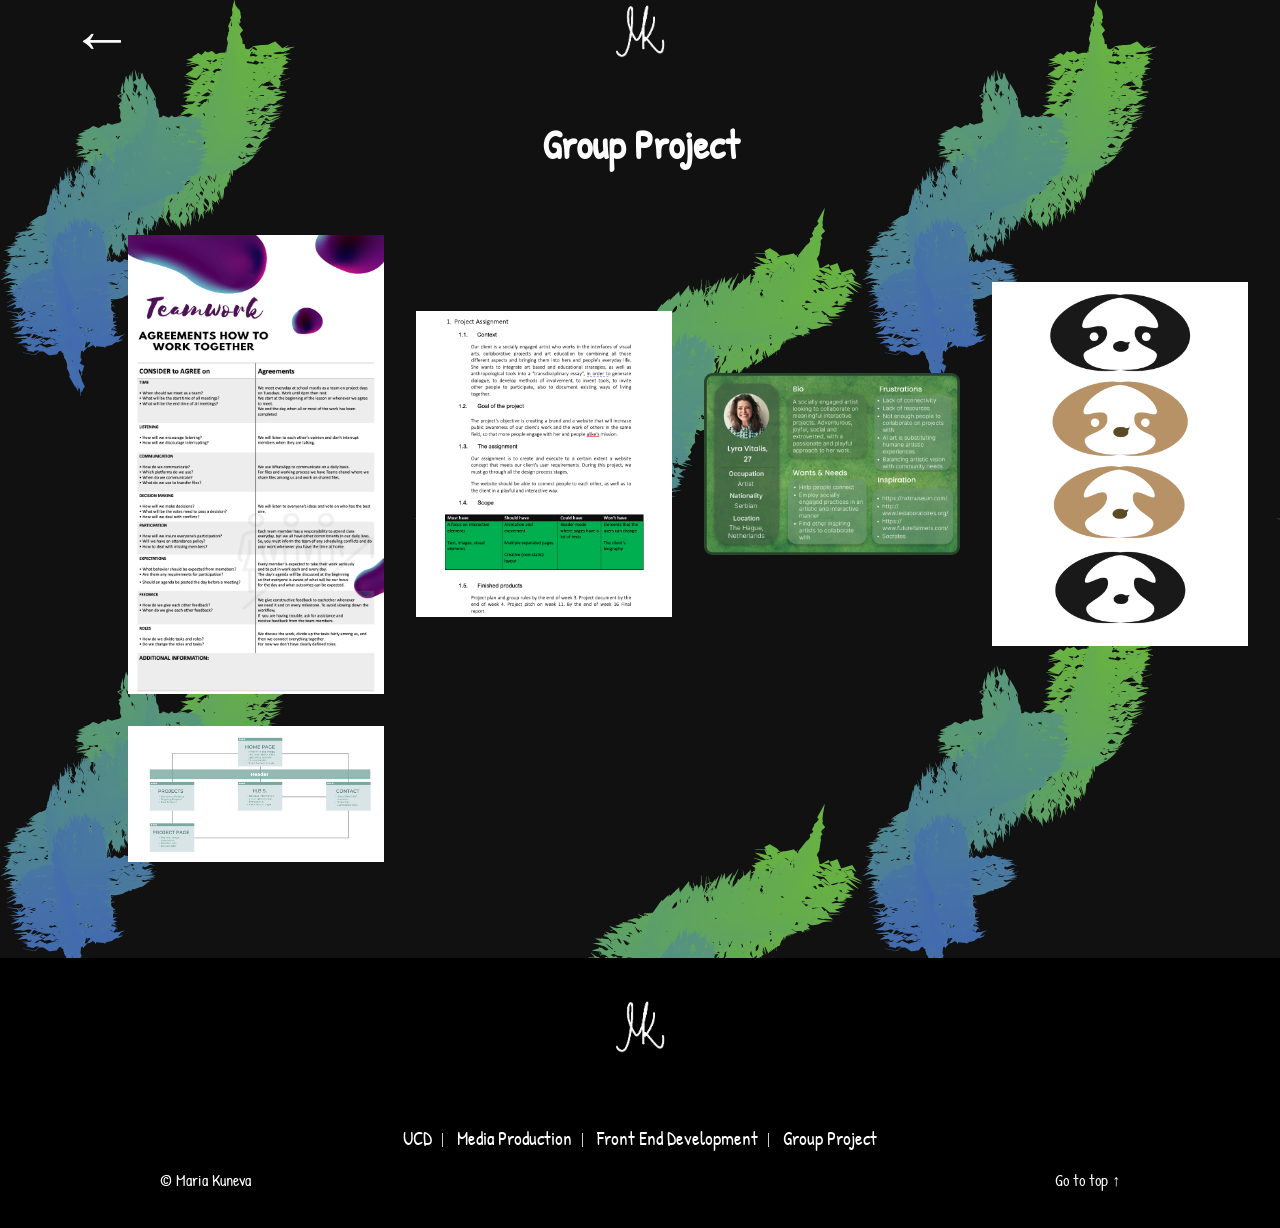
<file: gp.html>
<!DOCTYPE html>
<html>
<head>
	<meta charset="utf-8">
	<meta name="viewport" content="width=device-width, initial-scale=1">
	<link rel="stylesheet" href="style.css">
    
	<title>Group Project</title>
</head>
    <body>
        <header id="top">
            <button class="back" onclick="history.back()">&#8592;</button>
            <nav>
                <a href="index.html"><img class="logo" src="img/mk.png"></a>
            </nav>
        </header>
        <main>
            <h1>Group Project</h1>
            <section class="links">
                <img src="img/ag.png" onclick="toggleModal(modalA)">
                <img src="img/pp.png" onclick="toggleModal(modalPP)">
                <img src="img/Artist Persona.png"  onclick="toggleModal(modalAP)">
                <img src="img/webLogo.png" onclick="toggleModal(modalWL)">
                <img src="img/site map.png" onclick="toggleModal(modalSM)">

            </section>

             <!--  MODAL -->
             <div class="modal" id="ag">
                <div class="modal-content">
                    <!--close button that close the modal by removing the show-modal class-->
                    <span class="close-button" onclick="toggleModal(modalA)">&times;</span>
                    <h3>The first thing we made as a group was to come up with agreements. We settled on some agreements, I wrote them all down and after that created the Agreements document itself. This is the final deliverable:<br>
                    <a href="img/ag.png">&#x2192;Agreements document</a></h3>
                        
                </div>
            </div>

            <!--  MODAL -->
            <div class="modal" id="pp">
                <div class="modal-content">
                    <!--close button that close the modal by removing the show-modal class-->
                    <span class="close-button" onclick="toggleModal(modalPP)">&times;</span>
                    <h3>After the Agreemnets document we started creating the Project Plan. I did the automatic table of contents and the risk assessments. Me and Hanga came up with the research questions , we wrote the research methods (I did the first 4 - Competitive Analysis method, Benchmark creation method, Expert Interview, Design Pattern Search) and connect them with the questions. This is the final deliverable:<br>
                    <a href="files/Project Plan.pdf">&#x2192;Project Plan</a></h3>
                        
                </div>
            </div>

            <!--  MODAL -->
            <div class="modal" id="ap">
                <div class="modal-content">
                    <!--close button that close the modal by removing the show-modal class-->
                    <span class="close-button" onclick="toggleModal(modalAP)">&times;</span>
                    <h3>After we looked at the interviews with Eleni and her answers to the questions we asked we created our Artist Persona. We based it on Eleni's artistic visions are thoughts, because she mentioned that her main target group is researchers (people interested in her specie and her activities). I worked on the design of the persona - the colors, layout. This is the final deliverable:<br>
                    <a href="img/Artist Persona.png">&#x2192;Artist Persona</a></h3>
                        
                </div>
            </div>

            <!--  MODAL -->
            <div class="modal" id="wl">
                <div class="modal-content">
                    <!--close button that close the modal by removing the show-modal class-->
                    <span class="close-button" onclick="toggleModal(modalWL)">&times;</span>
                    <h3>After researching Eleni's specie we found that "bradipus" means sloth. From there we started brainstorming and we came up with our idea of the logo - sloth (representing slowing down) and two people hugging with a chat bubble between them (representing connectivity). After the logo was done we printed it and we separated in pairs and did some user testing. We asked people what they see in the logo iterations. Here are my notes from my research: <br><br>
                        <a href="img/notes.png">&#x2192;My notes</a> - I was showing people the logo without the eyes (second 2 on the photo) of the sloth in both colors. From my part of the research most of the people didn't really recognised the animal and saw only objects. There were a few people that saw panda and only one recognised the sloth right away. This way we eliminated those iterations of the logo and focused on the other two(first 2 on the photo). We looked at everyone's notes from their research and we decided on which logo should we use and what should we change.<br>
                    <a href="files/logoTest3.pdf">&#x2192;Logo</a></h3>
                        
                </div>
            </div>

            <!--  MODAL -->
            <div class="modal" id="sm">
                <div class="modal-content">
                    <!--close button that close the modal by removing the show-modal class-->
                    <span class="close-button" onclick="toggleModal(modalSM)">&times;</span>
                    <h3>After we were ready with our research we wanted to start prototyping, but we didn't have any idea where to start. Then we decided to create a site map that will be our template for our prototypes. We opened it on the big screen and did it all together. We listened to everyone's ideas and managed to create it pretty fast. This is the final deliverable:<br>
                    <a href="img/site map.png">&#x2192;Site map</a></h3>
                        
                </div>
            </div>
        </main>
     
        <footer id="footer" > 
            <img class="logo" src="img/mk.png"><br><br>
            <div id="links" >
                <a href="ucd.html">UCD</a>
                <a href="mp.html">Media Production</a>
                <a href="fed.html">Front End Development</a>
                <a href="gp.html">Group Project</a>
            </div>
            <div id="flex" >
                <span>© Maria Kuneva</span>
                <a href="#top">Go to top &#8593;</a>
            </div>
            
        </footer> 
        <script src="an.js" type="text/javascript"></script>
    </body>
</html>
</file>
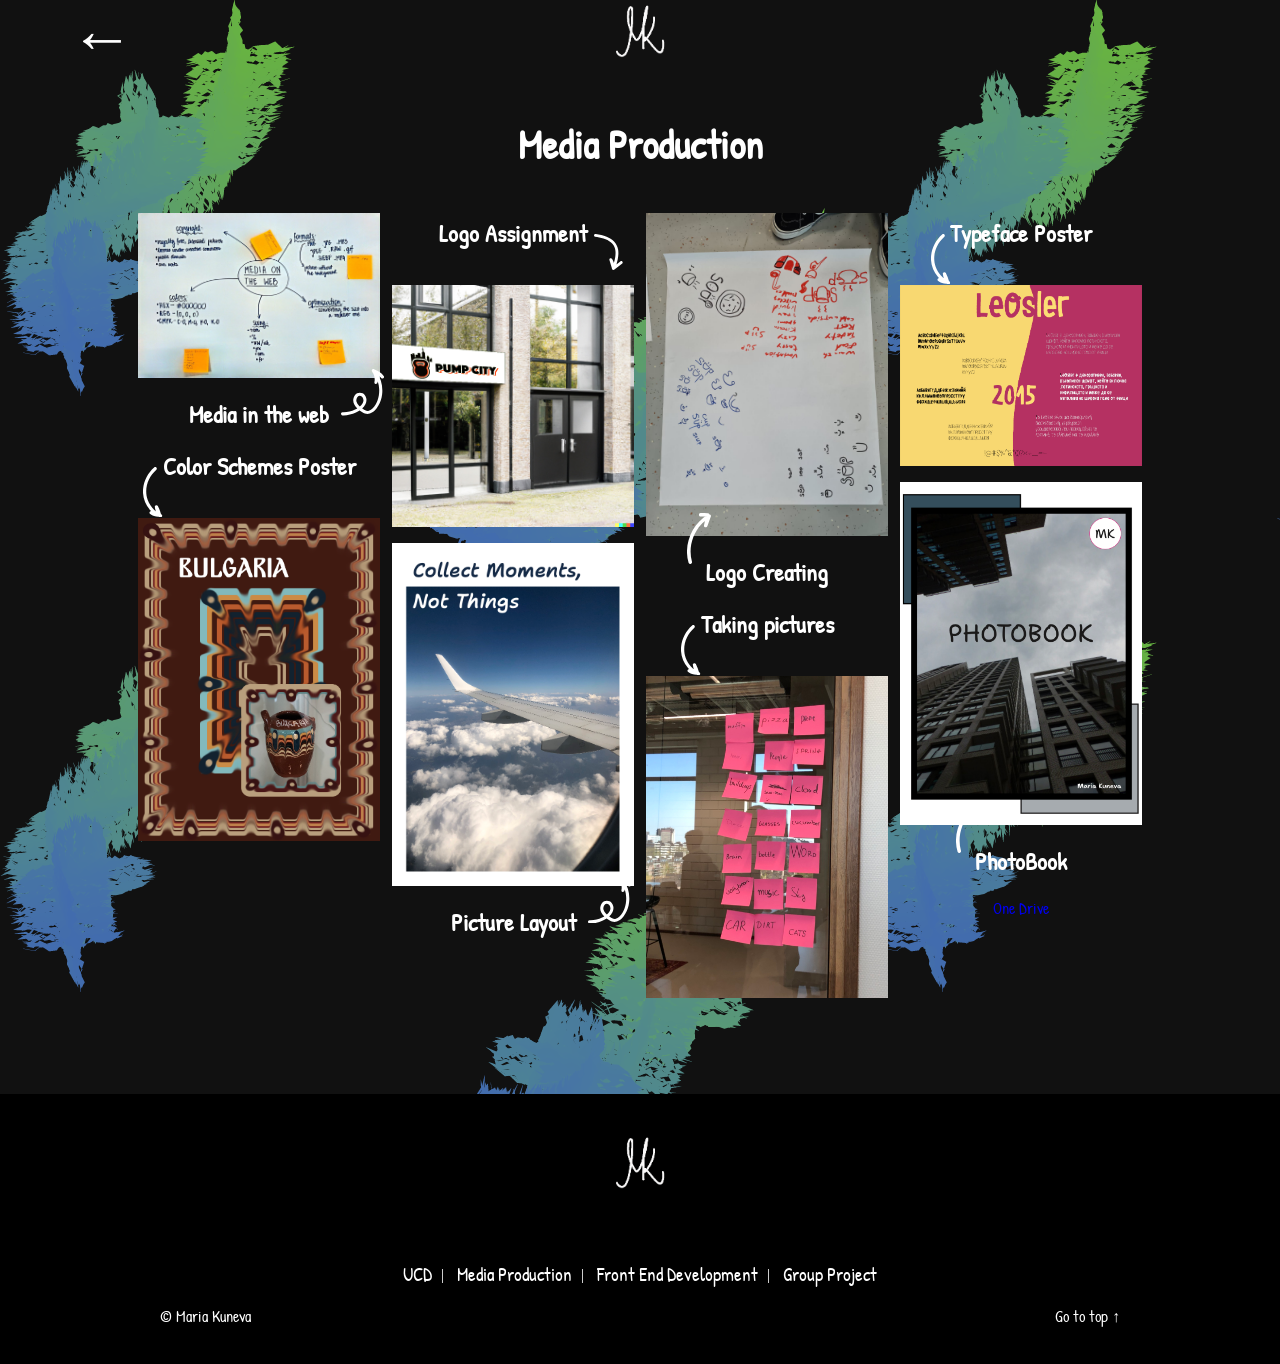
<file: mp.html>
<!DOCTYPE html>
<html>
<head>
	<meta charset="utf-8">
	<meta name="viewport" content="width=device-width, initial-scale=1">
	<link rel="stylesheet" href="style.css">
    
	<title>Media Production</title>
</head>
    <body>
        <header id="top">
            <button class="back" onclick="history.back()">&#8592;</button>
            <nav>
                <a href="index.html"><img class="logo" src="img/mk.png"></a>
            </nav>
        </header>
        <main>
            <h1>Media Production</h1>
            <section class="photogrid">
                <div class="row">
                    <div class="column">
                      <a href="files/Media_in_the_Web.pdf"><img src="img/media.JPG" class="zoom"></a>
                      <div class="space"> <h2>Media in the web<svg id="arrow1" version="1.1" id="Layer_2_00000114766244111557817420000009886071231750029725_"
                        xmlns="http://www.w3.org/2000/svg" xmlns:xlink="http://www.w3.org/1999/xlink" x="0px" y="0px" viewBox="0 0 70.5 75.8"
                        style="enable-background:new 0 0 70.5 75.8;" xml:space="preserve">
                   <style type="text/css">
                       .st0{fill:#FFFFFF;}
                   </style>
                   <g id="Layer_1-2">
                       <path class="st0" d="M2.4,75.8c7.6,0.3,15.1-1.3,22-4.6c6.2-2.9,12.8-7.6,15.7-14c1.4-3.2,2-6.6,1-10c-0.9-3-2.9-5.9-5.7-7.4
                           s-6.2-1.6-9.1-0.1c-2.6,1.4-4.5,4-5.5,6.7c-2.5,6.5,0.7,13.2,5.5,17.7c2.5,2.5,5.5,4.6,8.5,6.5c3.3,2.1,6.9,3.3,10.8,2.6
                           c7-1.2,12.2-7.6,15.5-13.4s5.2-11.9,6-18.3c1.6-12.5-1.5-25.9-9.1-36.1c-1-1.3-2-2.6-3.1-3.8l-2.4,4.2C57.7,7,62.5,10,65.7,14.4
                           l3.9-3C65.3,6.7,59.9,2.8,54,0.3c-1-0.4-2.2-0.5-3,0.4c-0.7,0.7-1,2.1-0.4,3c3.7,5.1,5.2,11.4,4,17.6c-0.3,1.3,0.4,2.7,1.8,3.1
                           c1.2,0.3,2.8-0.4,3.1-1.8c1.5-7.4-0.1-15.3-4.5-21.5l-3.4,3.4C57.1,7,62,10.5,66.1,14.9c1.9,2,5.6-0.7,3.9-3
                           c-4-5.5-9.7-9.4-16.3-10.9c-2.5-0.6-4.1,2.3-2.4,4.2c7.2,8,11,18.7,11.1,29.4S59.2,57,51.4,64.5c-1.9,1.8-4.3,3.5-7,3.9
                           c-3.1,0.4-5.9-1.3-8.3-2.9c-4.5-3-9.6-6.8-10.9-12.3c-0.9-3.6,1.2-9,5-9.6c4.4-0.7,7.2,5,6.3,9C35,59,28.5,63.5,23,66.3
                           c-6.3,3.2-13.4,4.7-20.5,4.4C-0.8,70.6-0.8,75.6,2.4,75.8L2.4,75.8L2.4,75.8z"/>
                   </g>
                   </svg></h2>
                   <h2><svg id="arrow2" version="1.1" id="Layer_2_00000180329396476486135780000000697802659591595934_"
                    xmlns="http://www.w3.org/2000/svg" xmlns:xlink="http://www.w3.org/1999/xlink" x="0px" y="0px" viewBox="0 0 30 78.9"
                    style="enable-background:new 0 0 30 78.9;" xml:space="preserve">
               <style type="text/css">
                   .st0{fill:#FFFFFF;}
               </style>
               <g id="Layer_1-2">
                   <path class="st0" d="M17.4,0.7C7.8,9,1.6,20.9,0.2,33.5S2.9,57.8,10.7,67c4.4,5.2,9.9,9.2,16.2,11.8c1,0.4,2.3-0.3,2.8-1.2
                       c0.6-1,0.4-2.2-0.4-3c-3.3-3.4-5.4-7.8-5.7-12.5l-4.7,1.3c2.1,3.9,3.6,8.1,4.6,12.4l2.4-3.2c-4.4,0.4-8.5-0.7-12.1-3.3
                       c-1.1-0.8-2.8-0.2-3.4,0.9c-0.7,1.3-0.2,2.6,0.9,3.4c4.2,3.1,9.4,4.5,14.6,4c1.6-0.2,2.8-1.5,2.4-3.2c-1.1-4.7-2.9-9.3-5.1-13.6
                       c-1.1-2.1-4.9-1.2-4.7,1.3c0.5,6.1,3,11.7,7.2,16.1l2.4-4.2C18.5,70,11,61.4,7.4,51.7C3.6,41.2,4.5,29.5,9.3,19.5
                       c2.8-5.8,6.8-11,11.6-15.2c1-0.9,0.9-2.6,0-3.5C19.9-0.3,18.4-0.2,17.4,0.7L17.4,0.7L17.4,0.7z"/>
               </g>
               </svg>Color Schemes Poster</h2></div>
                      <a href="files/Colors_poster.pdf"><img src="img/poster-colors.png"></a>
                    </div>
                    <div class="column">
                      <div class="space"><h2>Logo Assignment<svg id="arrow3" version="1.1" id="Layer_2_00000104681122444079081010000002495539352484888760_"
                        xmlns="http://www.w3.org/2000/svg" xmlns:xlink="http://www.w3.org/1999/xlink" x="0px" y="0px" viewBox="0 0 51 63.7"
                        style="enable-background:new 0 0 51 63.7;" xml:space="preserve">
                   <style type="text/css">
                       .st0{fill:#FFFFFF;}
                   </style>
                   <g id="Layer_1-2">
                       <path class="st0" d="M1.8,4.9c9.9,1.5,20.7,3.4,28.4,10.2c3.4,3,6.1,6.8,7.2,11.3c1.3,5.1,0.8,10.7,0,15.9
                           c-1,6.1-2.8,12.1-5.4,17.7l4.7,1.3c0-6.1-1.6-12.1-4.8-17.3c-1.4-2.4-5.4-0.8-4.6,1.9c1.6,5.4,3.2,10.7,4.8,16.1
                           c0.6,1.9,2.7,2.3,4.2,1.1c4.6-3.7,9.2-7.3,13.8-11c1.1-0.8,0.9-2.7,0-3.5c-1-1-2.5-0.8-3.5,0c-4.6,3.7-9.2,7.3-13.8,11l4.2,1.1
                           c-1.6-5.4-3.2-10.7-4.8-16.1l-4.6,1.9c2.7,4.5,4.1,9.6,4.1,14.8c0,2.3,3.6,3.6,4.7,1.3C39,57,40.9,51.3,42,45.4s1.7-12.1,0.7-18.1
                           C41,16.3,32.2,8.6,22.4,4.7C16.2,2.2,9.7,1,3.2,0C1.8-0.2,0.5,0.4,0.1,1.8C-0.2,3,0.5,4.7,1.8,4.9L1.8,4.9L1.8,4.9z"/>
                   </g>
                   </svg></h2></div>
                   <a href="files/logo_assignment.pdf"><img src="img/gym.jpg"></a>
                      <img src="img/cover.png" onclick="toggleModal(modalPL)">
                      <div class="space"><h2>Picture Layout <svg id="arrow1" version="1.1" id="Layer_2_00000114766244111557817420000009886071231750029725_"
                        xmlns="http://www.w3.org/2000/svg" xmlns:xlink="http://www.w3.org/1999/xlink" x="0px" y="0px" viewBox="0 0 70.5 75.8"
                        style="enable-background:new 0 0 70.5 75.8;" xml:space="preserve">
                   <style type="text/css">
                       .st0{fill:#FFFFFF;}
                   </style>
                   <g id="Layer_1-2">
                       <path class="st0" d="M2.4,75.8c7.6,0.3,15.1-1.3,22-4.6c6.2-2.9,12.8-7.6,15.7-14c1.4-3.2,2-6.6,1-10c-0.9-3-2.9-5.9-5.7-7.4
                           s-6.2-1.6-9.1-0.1c-2.6,1.4-4.5,4-5.5,6.7c-2.5,6.5,0.7,13.2,5.5,17.7c2.5,2.5,5.5,4.6,8.5,6.5c3.3,2.1,6.9,3.3,10.8,2.6
                           c7-1.2,12.2-7.6,15.5-13.4s5.2-11.9,6-18.3c1.6-12.5-1.5-25.9-9.1-36.1c-1-1.3-2-2.6-3.1-3.8l-2.4,4.2C57.7,7,62.5,10,65.7,14.4
                           l3.9-3C65.3,6.7,59.9,2.8,54,0.3c-1-0.4-2.2-0.5-3,0.4c-0.7,0.7-1,2.1-0.4,3c3.7,5.1,5.2,11.4,4,17.6c-0.3,1.3,0.4,2.7,1.8,3.1
                           c1.2,0.3,2.8-0.4,3.1-1.8c1.5-7.4-0.1-15.3-4.5-21.5l-3.4,3.4C57.1,7,62,10.5,66.1,14.9c1.9,2,5.6-0.7,3.9-3
                           c-4-5.5-9.7-9.4-16.3-10.9c-2.5-0.6-4.1,2.3-2.4,4.2c7.2,8,11,18.7,11.1,29.4S59.2,57,51.4,64.5c-1.9,1.8-4.3,3.5-7,3.9
                           c-3.1,0.4-5.9-1.3-8.3-2.9c-4.5-3-9.6-6.8-10.9-12.3c-0.9-3.6,1.2-9,5-9.6c4.4-0.7,7.2,5,6.3,9C35,59,28.5,63.5,23,66.3
                           c-6.3,3.2-13.4,4.7-20.5,4.4C-0.8,70.6-0.8,75.6,2.4,75.8L2.4,75.8L2.4,75.8z"/>
                   </g>
                   </svg></h2></div>
                    </div>
                    <div class="column">
                        <a href="files/logo_creating.pdf"><img src="img/logos.JPG"></a>
                        <div class="space"><h2><svg id="arrow4" version="1.1" id="Layer_2_00000109726876949401558780000005790576341025771662_"
                            xmlns="http://www.w3.org/2000/svg" xmlns:xlink="http://www.w3.org/1999/xlink" x="0px" y="0px" viewBox="0 0 33.7 71.7"
                            style="enable-background:new 0 0 33.7 71.7;" xml:space="preserve">
                       <style type="text/css">
                           .st0{fill:#FFFFFF;}
                       </style>
                       <g id="Layer_1-2">
                           <path class="st0" d="M7,68.6C1.8,50.5,7.2,30.1,19.9,16.3c3.6-3.9,7.8-7.3,12.5-9.9l-3.7-2.8c-1.6,4.5-3.2,9-4.8,13.6l4.8,1.3
                               C30,13.3,31,8,31.6,2.7c0.2-1.4-1.3-2.5-2.5-2.5c-3.3-0.1-6.6-0.1-9.9-0.2s-3.2,4.9,0,5s6.6,0.1,9.9,0.2l-2.5-2.5
                               c-0.6,4.9-1.5,9.7-2.7,14.4c-0.8,3.2,3.8,4.3,4.8,1.3c1.6-4.5,3.2-9,4.8-13.6c0.8-2.1-1.9-3.8-3.7-2.8C11.9,12.2,0.6,32.3,0,52.8
                               c-0.2,5.8,0.6,11.6,2.2,17.1C3.1,73,7.9,71.7,7,68.6L7,68.6L7,68.6z"/>
                       </g>
                       </svg>Logo Creating</h2>
                       <h2><svg id="arrow2" version="1.1" id="Layer_2_00000180329396476486135780000000697802659591595934_"
                        xmlns="http://www.w3.org/2000/svg" xmlns:xlink="http://www.w3.org/1999/xlink" x="0px" y="0px" viewBox="0 0 30 78.9"
                        style="enable-background:new 0 0 30 78.9;" xml:space="preserve">
                   <style type="text/css">
                       .st0{fill:#FFFFFF;}
                   </style>
                   <g id="Layer_1-2">
                       <path class="st0" d="M17.4,0.7C7.8,9,1.6,20.9,0.2,33.5S2.9,57.8,10.7,67c4.4,5.2,9.9,9.2,16.2,11.8c1,0.4,2.3-0.3,2.8-1.2
                           c0.6-1,0.4-2.2-0.4-3c-3.3-3.4-5.4-7.8-5.7-12.5l-4.7,1.3c2.1,3.9,3.6,8.1,4.6,12.4l2.4-3.2c-4.4,0.4-8.5-0.7-12.1-3.3
                           c-1.1-0.8-2.8-0.2-3.4,0.9c-0.7,1.3-0.2,2.6,0.9,3.4c4.2,3.1,9.4,4.5,14.6,4c1.6-0.2,2.8-1.5,2.4-3.2c-1.1-4.7-2.9-9.3-5.1-13.6
                           c-1.1-2.1-4.9-1.2-4.7,1.3c0.5,6.1,3,11.7,7.2,16.1l2.4-4.2C18.5,70,11,61.4,7.4,51.7C3.6,41.2,4.5,29.5,9.3,19.5
                           c2.8-5.8,6.8-11,11.6-15.2c1-0.9,0.9-2.6,0-3.5C19.9-0.3,18.4-0.2,17.4,0.7L17.4,0.7L17.4,0.7z"/>
                   </g>
                   </svg>Taking pictures</h2></div>
                   <a href="files/Taking_pictures.pdf"><img src="img/pics.jpeg"></a>
                    </div>
                    <div class="column">
                      <div class="space"><h2><svg id="arrow2" version="1.1" id="Layer_2_00000180329396476486135780000000697802659591595934_"
                        xmlns="http://www.w3.org/2000/svg" xmlns:xlink="http://www.w3.org/1999/xlink" x="0px" y="0px" viewBox="0 0 30 78.9"
                        style="enable-background:new 0 0 30 78.9;" xml:space="preserve">
                   <style type="text/css">
                       .st0{fill:#FFFFFF;}
                   </style>
                   <g id="Layer_1-2">
                       <path class="st0" d="M17.4,0.7C7.8,9,1.6,20.9,0.2,33.5S2.9,57.8,10.7,67c4.4,5.2,9.9,9.2,16.2,11.8c1,0.4,2.3-0.3,2.8-1.2
                           c0.6-1,0.4-2.2-0.4-3c-3.3-3.4-5.4-7.8-5.7-12.5l-4.7,1.3c2.1,3.9,3.6,8.1,4.6,12.4l2.4-3.2c-4.4,0.4-8.5-0.7-12.1-3.3
                           c-1.1-0.8-2.8-0.2-3.4,0.9c-0.7,1.3-0.2,2.6,0.9,3.4c4.2,3.1,9.4,4.5,14.6,4c1.6-0.2,2.8-1.5,2.4-3.2c-1.1-4.7-2.9-9.3-5.1-13.6
                           c-1.1-2.1-4.9-1.2-4.7,1.3c0.5,6.1,3,11.7,7.2,16.1l2.4-4.2C18.5,70,11,61.4,7.4,51.7C3.6,41.2,4.5,29.5,9.3,19.5
                           c2.8-5.8,6.8-11,11.6-15.2c1-0.9,0.9-2.6,0-3.5C19.9-0.3,18.4-0.2,17.4,0.7L17.4,0.7L17.4,0.7z"/>
                   </g>
                   </svg>Typeface Poster</h2></div>
                      <a href="files/typeface_poster.pdf"><img src="img/fonts.png"></a>
                      <a href="files/photobook.pdf"><img src="img/photobook.png"></a>
                      <div class="space"><h2><svg id="arrow4" version="1.1" id="Layer_2_00000109726876949401558780000005790576341025771662_"
                        xmlns="http://www.w3.org/2000/svg" xmlns:xlink="http://www.w3.org/1999/xlink" x="0px" y="0px" viewBox="0 0 33.7 71.7"
                        style="enable-background:new 0 0 33.7 71.7;" xml:space="preserve">
                   <style type="text/css">
                       .st0{fill:#FFFFFF;}
                   </style>
                   <g id="Layer_1-2">
                       <path class="st0" d="M7,68.6C1.8,50.5,7.2,30.1,19.9,16.3c3.6-3.9,7.8-7.3,12.5-9.9l-3.7-2.8c-1.6,4.5-3.2,9-4.8,13.6l4.8,1.3
                           C30,13.3,31,8,31.6,2.7c0.2-1.4-1.3-2.5-2.5-2.5c-3.3-0.1-6.6-0.1-9.9-0.2s-3.2,4.9,0,5s6.6,0.1,9.9,0.2l-2.5-2.5
                           c-0.6,4.9-1.5,9.7-2.7,14.4c-0.8,3.2,3.8,4.3,4.8,1.3c1.6-4.5,3.2-9,4.8-13.6c0.8-2.1-1.9-3.8-3.7-2.8C11.9,12.2,0.6,32.3,0,52.8
                           c-0.2,5.8,0.6,11.6,2.2,17.1C3.1,73,7.9,71.7,7,68.6L7,68.6L7,68.6z"/>
                   </g>
                   </svg>PhotoBook</h2><a href="https://stichtingfontys-my.sharepoint.com/:f:/r/personal/508537_student_fontys_nl/Documents/photo%20book?csf=1&web=1&e=XLxFJ8">One Drive</a></div>
                      
                    </div>
                  </div>

                  <!--  MODAL -->
                <div class="modal" id="pl">
                    <div class="modal-content">
                        <!--close button that close the modal by removing the show-modal class-->
                        <span class="close-button" onclick="toggleModal(modalPL)">&times;</span>
                        <h3>
                            <a href="files/photography portfolio.pdf">&#x2192;Picture Layout</a><br>
                             <a href="files/picture_layout.pdf">&#x2192;Reflection</a>
                             </h3>
                    </div>
                </div>

            </section>
        </main>
        <footer id="footer" > 
            <img class="logo" src="img/mk.png"><br><br>
            <div id="links" >
                <a href="ucd.html">UCD</a>
                <a href="mp.html">Media Production</a>
                <a href="fed.html">Front End Development</a>
                <a href="gp.html">Group Project</a>
            </div>
            <div id="flex" >
                <span>© Maria Kuneva</span>
                <a href="#top">Go to top &#8593;</a>
            </div>
            
        </footer> 
        <script src="an.js" type="text/javascript"></script>
    </body>
</html>
</file>
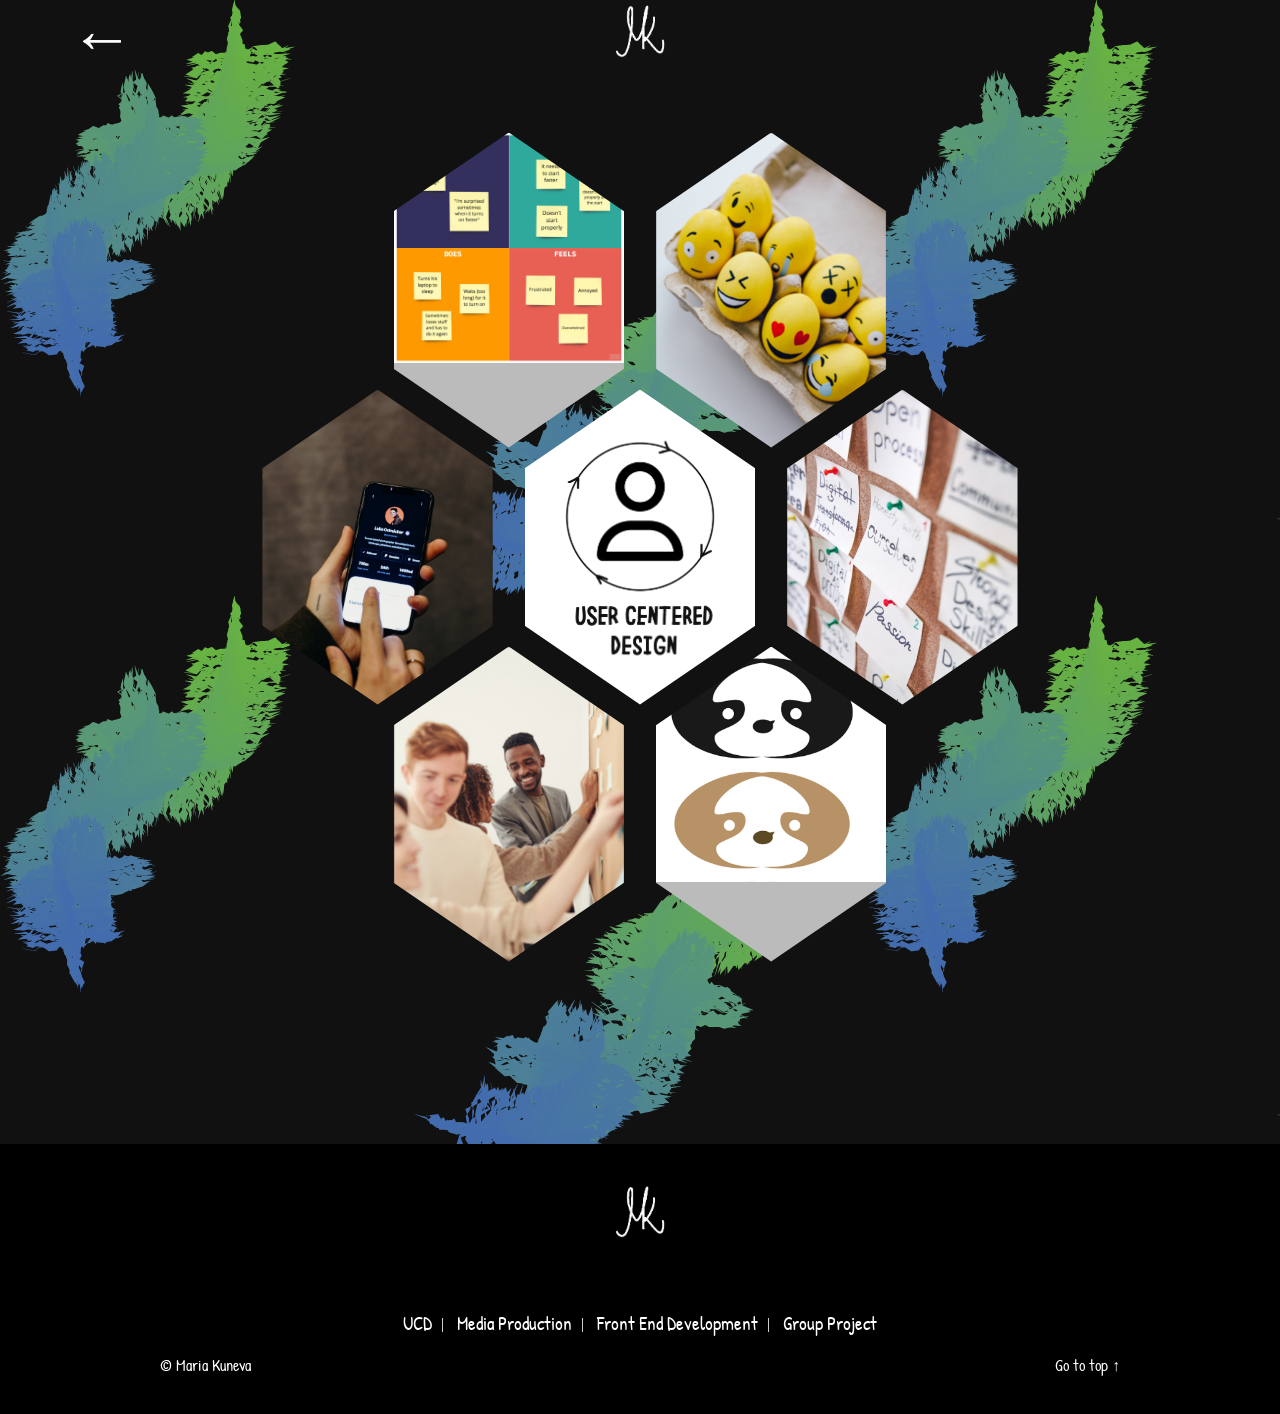
<file: ucd.html>
<!DOCTYPE html>
<html>
<head>
	<meta charset="utf-8">
	<meta name="viewport" content="width=device-width, initial-scale=1">
	<link rel="stylesheet" href="style.css">
  
	<title>UCD</title>
</head>
    <body>
        <header id="top">
            <button class="back" onclick="history.back()">&#8592;</button>
            <nav>
                <a href="index.html"><img class="logo" src="img/mk.png"></a>
            </nav>
        </header>
        <main>
            <section class="hexagon-gallery">
                <div class="flip-cards hex">
                    <div class="flip-cards-inner">
                      <div class="flip-cards-front">
                        <img src="img/em.jpg">
                      </div>
                      <div class="flip-cards-back">
                        <h2>Empathy map</h2>
                        <a href="files/Empathy_map.pdf">See deliverable</a> 
                      </div>
                    </div>
                </div>
                <div class="flip-cards hex">
                    <div class="flip-cards-inner">
                      <div class="flip-cards-front">
                        <img src="img/bad_good.jpg">
                      </div>
                      <div class="flip-cards-back">
                        <h2>Bad and Good UX</h2>
                        <a href="files/GoodBad_UX.pdf">See deliverable</a> 
                      </div>
                    </div>
                </div>
                <div class="flip-cards hex">
                    <div class="flip-cards-inner">
                      <div class="flip-cards-front">
                        <img src="img/us.jpg">
                      </div>
                      <div class="flip-cards-back">
                        <h2>User Scenario</h2>
                        <a href="files/User_scenario.pdf">See deliverable</a> 
                      </div>
                    </div>
                </div>
                <div class="hex" ><img id="user" src="img/user.png"></div>
                <div class="flip-cards hex">
                    <div class="flip-cards-inner">
                      <div class="flip-cards-front">
                        <img src="img/uj.jpg">
                      </div>
                      <div class="flip-cards-back">
                        <h2>Customer Jurney Map</h2>
                        <a href="files/Customer_Journey_map.pdf">See deliverable</a> 
                      </div>
                    </div>
                </div>
                <div class="flip-cards hex">
                    <div class="flip-cards-inner">
                      <div class="flip-cards-front">
                        <img src="img/notes.jpg">
                      </div>
                      <div class="flip-cards-back">
                        <h2>Affinity Mapping</h2>
                        <a href="files/affinity_map.pdf">See deliverable</a> 
                      </div>
                    </div>
                </div>
                <div class="flip-cards hex">
                    <div class="flip-cards-inner">
                      <div class="flip-cards-front">
                        <img src="img/logo1.png">
                      </div>
                      <div class="flip-cards-back">
                        <h2>User testing logo</h2>
                        <a href="files/user_testing_logo.pdf">See deliverable</a>
                      </div>
                    </div>
                </div>
                
              </section>
        </main>
        <br><br><br><br><br><br><br><br>
        <footer id="footer" > 
            <img class="logo" src="img/mk.png"><br><br>
            <div id="links" >
                <a href="ucd.html">UCD</a>
                <a href="mp.html">Media Production</a>
                <a href="fed.html">Front End Development</a>
                <a href="gp.html">Group Project</a>
            </div>
            <div id="flex" >
                <span>© Maria Kuneva</span>
                <a href="#top">Go to top &#8593;</a>
            </div>
            
        </footer> 
        <script src="an.js" type="text/javascript"></script>
    </body>
</html>
</file>
<file: style.css>
@import url('https://fonts.googleapis.com/css2?family=Indie+Flower&family=Patrick+Hand&display=swap');
* {
  box-sizing: border-box;
}

html{height: fit-content;
  margin: 0;  background: #111;scroll-behavior: smooth;}
body {font-family: 'Patrick Hand', cursive;
    animation: fadeInAnimation ease 3s;
    animation-iteration-count: 1;
    animation-fill-mode: forwards;
  height: fit-content;
  margin: 0;
   background-image:url('img/bg.png');
}
a{text-decoration: none;}

body#fed{height: 80vh;}



/*FAID IN TRANSITIONS ON SCROLL*/

@keyframes fadeInAnimation {
  0% {
      opacity: 0;
  }
  100% {
      opacity: 1;
   }
}

/*HEADER*/
header{padding:0 1em;margin:0 1em;}
nav{display: flex; justify-items: center;}
img.logo{width: 5em;}
header a{margin-left:auto;margin-right:auto; }
li{list-style: none;display: inline-block;}
section#intro{display: grid; grid-template-columns: repeat(2, 1fr);margin: 0 4em}
header.home{height: 100vh!important}

/*MAIN*/
main{margin: 3em 8em 6em 8em;}
section#aboutMe{left:0;height: 50vh;}

.cont {
text-align: center;
display: flex;
align-items: center;
justify-content: center;
height: 100%;
margin: -3em 2em;
}

div#text{margin-bottom:2em;border-radius:2em !important;height: fit-content !important;font-size: 1em;}
div#text h3{font-weight: 400;color: #4e4a67;}
div#text a{font-weight: 400;color:#686868;font-size: 1em;}
div#text a:hover{text-decoration: underline;}



.heading {
color: #eee;
font-size: 5rem;
font-weight: 300;
text-transform: uppercase;
}


/*ARROWS*/
.arrows {
width: 60px;
height: 72px;
position: absolute;
left: 50%;
margin-left: -30px;
bottom: 20px;
}

.arrows path {
stroke: #2994D1;
fill: transparent;
stroke-width: 1px;  
animation: arrow 2s infinite;
-webkit-animation: arrow 2s infinite; 
}

@keyframes arrow
{
0% {opacity:0}
40% {opacity:1}
80% {opacity:0}
100% {opacity:0}
}

@-webkit-keyframes arrow /*Safari and Chrome*/
{
0% {opacity:0}
40% {opacity:1}
80% {opacity:0}
100% {opacity:0}
}

.arrows path.a1 {
animation-delay:-1s;
-webkit-animation-delay:-1s; /* Safari 和 Chrome */
}

.arrows path.a2 {
animation-delay:-0.5s;
-webkit-animation-delay:-0.5s; /* Safari 和 Chrome */
}

.arrows path.a3 { 
animation-delay:0s;
-webkit-animation-delay:0s; /* Safari 和 Chrome */
}


/*smooth transition on scroll*/


.container {

max-width: 50%;
width: 95%;
margin: 0 auto;
}

h3{padding: 2em;}

.scroll-container {
padding: 2rem 1rem;
display: flex;
align-items: center;
box-sizing: border-box;
}



.scroll-container:nth-of-type(even) {
flex-direction: row-reverse;
}

.scroll-element,
.scroll-caption {
width: 50%;
}

.scroll-element {

height: 100%;
background-color: #eaeaea;
}



@media screen and (max-width: 650px) {
.scroll-container,
.scroll-container:nth-of-type(even) {
  flex-direction: column;
  align-content: inherit;
}

.scroll-element {
  height: 100%;
}

.scroll-element,
.scroll-caption {
  width: 100%;
}
}
/**Styling scrollable elements*/

.js-scroll {
opacity: 0;
transition: opacity 900ms;
}

.js-scroll.scrolled {
opacity: 1;
}

.scrolled.fade-in {
animation: fade-in 1s ease-in-out both;
}

.scrolled.fade-in-bottom {
animation: fade-in-bottom 1s ease-in-out both;
}



/* ----------------------------------------------
* Generated by Animista on 2021-2-11 23:32:31
* Licensed under FreeBSD License.
* See http://animista.net/license for more info. 
* w: http://animista.net, t: @cssanimista
* ---------------------------------------------- */



@keyframes fade-in-bottom {
0% {
  -webkit-transform: translateY(50px);
  transform: translateY(50px);
  opacity: 0;
}
100% {
  -webkit-transform: translateY(0);
  transform: translateY(0);
  opacity: 1;
}
}

@keyframes fade-in {
0% {
  opacity: 0;
}
100% {
  opacity: 1;
}
}


/*Modules cards slider*/


section.projects{  display: flex;
align-items: center;
justify-content: flex-end;height: 50vh;}



.card {
position: relative;
height: 21.8em;
width: 100%;
max-width: 53.1em;
background-color: #ffffff;
border-radius: 1.2em;
box-shadow: 10px 0 50px rgba(0, 0, 0, 0.5);
}

.card .inner_part {
display: flex;
align-items: center;
justify-content: center;
padding: 0 2em;
height: 21em;
position: absolute;
}

#slideImg:checked ~ .inner_part {
padding: 0;
transition: .1s ease-in;
}

.inner_part .img {
height: 16.2em;
width: 16.2em;
overflow: hidden;
flex-shrink: 0;
border-radius: 1.25em;
box-shadow: 0 0.6em 3.1em rgba(0,0,0,0.2);
}

#slideImg:checked ~ .inner_part .img {
height: 21.8em;
width: 53.2em;
z-index: 99;
transition: .3s .2s ease-in;
}

.img img {
height: 100%;
width: 100%;
cursor: pointer;
opacity: 0;
transition: .6s;
}

#slide_1:checked ~ .inner_part .img_1,
#slide_2:checked ~ .inner_part .img_2,
#slide_3:checked ~ .inner_part .img_3,
#slide_4:checked ~ .inner_part .img_4{
opacity: 1;
transition-delay: .2s;
}

.content {
padding: 0 20px 0 35px;
width: 33em;
margin-left:3.1em;
opacity: 0;
transition: .6s; 
}

#slideImg:checked ~ .inner_part .content {
display: none;
}

#slide_1:checked ~ .inner_part .content_1,
#slide_2:checked ~ .inner_part .content_2,
#slide_3:checked ~ .inner_part .content_3,
#slide_4:checked ~ .inner_part .content_4{
opacity: 1;
margin-left: 0;
z-index: 100;
transition-delay: .3s;
}

.content .title {
font-size: 1.7em;
font-weight: 700;
color: #0d0925;
margin: 0 0 1.2em 0;
}

.content .text {
font-size: 1.2em;
color: #4e4a67;
margin: 0 auto 1.2em auto;
line-height: 1.3em;
text-align: justify;
}

.content button {
padding: 0.9em 1.2em;
border: none;
font-size: 0.9em;
color: #fff0e6;
font-weight: 600;
letter-spacing: 1px;
border-radius: 3em;
cursor: pointer;
outline: none;
background: #000000;
float: right;
font-family: 'Patrick Hand', cursive;
}

.content button:hover {
background: #cecece;
color: #000000;
}

.slider {
position: absolute;
bottom: 1.5em;
left: 55%;
transform: translateX(-50%);
z-index: 1;
}

#slideImg:checked ~ .slider {
display: none;
}

.slider .slide {
position: relative;
height: 0.6em;
width: 3.1em;
background: #d9d9d9;
border-radius:0.3em;
display: inline-flex;
margin: 0 0.1em;
cursor: pointer;
}


.slider .slide:before {
position: absolute;
content: '';
top: 0;
left: 0;
height: 100%;
width: -100%;
background: #000000;;
border-radius: 10px;
transform: scaleX(0);
transition: transform .6s;
transform-origin: left;
}

#slide_1:checked ~ .slider .slide_1:before,
#slide_2:checked ~ .slider .slide_2:before,
#slide_3:checked ~ .slider .slide_3:before,
#slide_4:checked ~ .slider .slide_4:before {
transform: scaleX(1);
width: 100%;
}

input {
display: none;
}

/*FOOTER OF EVERY PAGE*/

footer#footer {width: 100% !important;padding:2em 10em;background-color: black; height: 30vh;display: flex;flex-direction: column;align-items: center;justify-content: space-around;}
div#links{ color: white;   margin-bottom: 0.7%;}
div#links>a:not(:last-child)::after{content: '';display: inline-block;margin: 0 10px -2px;width: 1px;height: 14px;background: #ccc;} 
div#links>a{display: inline-block; margin: 0;font-size: 1.2em;}
footer>a{width: fit-content;}
footer a:hover{text-decoration: underline;}
footer div#flex{display: flex;justify-content: space-between; width: -webkit-fill-available;}
footer span{color: white;}
footer a{color:white;}



/*UCD PAGE*/
button{background: none;border: none;cursor: pointer;outline: inherit;}
.flip-cards-back a{color: white; }
.flip-cards-back a:hover{text-decoration: underline;}
/*back arrow*/
.back{position: absolute;top:0; left:1em;color: white;font-size: 4em;}

/*HEXAGONS*/
.hex img {
  width: 100%;
  height: auto;
  display: block;
  object-fit: cover;
}
.hex img#user{object-fit: scale-down !important;}

.hexagon-gallery {
  margin: auto;
  margin-top: 4em;
  max-width:59vw;
  display: grid;
  grid-template-columns: repeat(6, 1fr);
  grid-auto-rows: 25vh;
  grid-gap: 2em;

}

.hex {
  display: flex;
  position: relative;
  width: auto;
  height: 35vh;
  clip-path: polygon(50% 0%, 100% 25%, 100% 75%, 50% 100%, 0% 75%, 0% 25%);
}

.hex:first-child {
  grid-row-start: 1;
  grid-column: 2 / span 2;
  background-position: center;
  background-size: cover;
  background-repeat: no-repeat;
}

.hex:nth-child(2) {
  grid-row-start: 1;
  grid-column: 4 / span 2;
  background-position: center;
  background-size: cover;
  background-repeat: no-repeat;
}

.hex:nth-child(3) {
  grid-row-start: 2;
  grid-column: 1 / span 2;
}

.hex:nth-child(4) {
  grid-row-start: 2;
  grid-column: 3 / span 2;
  background-color: white;
}

.hex:nth-child(5) {
  grid-row-start: 2;
  grid-column: 5 / span 2;
}

.hex:nth-child(6) {
  grid-row-start: 3;
  grid-column: 2 / span 2;
}

.hex:nth-child(7) {
  grid-row-start: 3;
  grid-column: 4 / span 2;
}

.hex:nth-child(8) {
  grid-row-start: 3;
  grid-column: 4 / span 2;
}

/*FLIPPING OF THE HEXAGON DIVS*/

.flip-cards-inner {
  position: relative;
  width: 100%;
  height: 100%;
  text-align: center;
  transition: transform 0.6s;
  transform-style: preserve-3d;
  box-shadow: 0 4px 8px 0 rgba(0,0,0,0.2);
}

.flip-cards:hover .flip-cards-inner {
  transform: rotateY(180deg);
}

.flip-cards-front, .flip-cards-back {
  position: absolute;
  width: 100%;
  height: 100%;
  -webkit-backface-visibility: hidden;
  backface-visibility: hidden;
}

.flip-cards-front {
  background-color: #bbb;
  color: black;
}

.flip-cards-back {
  background-color: #2980b9;
  color: white;
  transform: rotateY(180deg);
  display: flex;
  align-items: center;
  flex-direction: column;
  justify-content: center;
}


/* GROUP PROJECT PAGE*/
h1{color:white;text-align: center; font-size: 2.5em;}
section.links{display: grid; grid-template-columns: repeat(4,1fr); grid-gap:2em; justify-items: center;margin-top: 4em;margin-bottom: 4em;    align-items: center;}
section.links a{font-size: 1.2em;line-height: 1.5em;}
section.links img{width: 20vw;height: auto;}
section.links img:hover{cursor: pointer;background-color:rgba(192,192,192,0.3);}
.right{ margin-left: 50%;}




/* ALL MODALS styling */
.modal {
position: fixed;
left: 0;
top: 0;
width: 100%;
height: 100%;
background-color: rgba(0, 0, 0, 0.5);
opacity: 0;
visibility: hidden;
transform: scale(1.1);
transition: visibility 0s linear 0.25s, opacity 0.25s 0s, transform 0.25s;
z-index: 2;

}
.modal-content {
position: absolute;
top: 50%;
left: 50%;
transform: translate(-50%, -50%);
background-color: white;
padding: 1rem 1.5rem;
width: 40rem;
border-radius: 0.5rem;
}
.modal-content h3{
padding: 3%; 
display: block;
font-weight: 400;
}


.modal-content a{color:grey;}
.close-button {
float: right;
width: 1.5rem;
margin-top: auto;
margin-bottom: auto;
font-size: 2rem;
text-align: center;
cursor: pointer;
border-radius: 0.25rem;

}

.close-button:hover {
background-color:#c9c7c7;
}
.close-button.opt:hover {
background-color:white;
}
.show-modal {
opacity: 1;
visibility: visible;
transform: scale(1.0);
transition: visibility 0s linear 0s, opacity 0.25s 0s, transform 0.25s;
}
.stopScroll{overflow: hidden;}


/*MEDIA PAGE*/
.photogrid img{transition: transform .2s; /* Animation */}
.photogrid img:hover{transform: scale(1.1); /* (150% zoom - Note: if the zoom is too large, it will go outside of the viewport) */}
.photogrid h2{display: block;}
.photogrid svg{position:absolute;z-index: 1;}
svg#arrow1{width: 1.8em; margin-top: -1.2em;margin-left: 0.5em;}
svg#arrow2{width: 0.8em; margin-top:0.7em;margin-left: -0.8em;}
svg#arrow3{width: 1.2em; margin-top:0.7em;margin-left: 0.3em;}
svg#arrow4{width: 1em; margin-top:-1.8em;margin-left: -0.8em;}
.row{display: flex;
flex-wrap: wrap;
padding: 0 4px;}
.links img:hover{transform: scale(1.1);}

/* Create four equal columns that sits next to each other */
.column {
flex: 20%;
max-width: 25%;
padding: 0 6px;
}

.column img {
margin-top: 1em;
vertical-align: middle;
width: 100%;
}
.space{
height: fit-content;
text-align: center;
}
h2{
color:white;
}

/* Responsive layout - makes a two column-layout instead of four columns */
@media screen and (max-width: 800px) {
.column {
  flex: 50%;
  max-width: 50%;
}
}

/* Responsive layout - makes the two columns stack on top of each other instead of next to each other */
@media screen and (max-width: 600px) {
.column {
  flex: 100%;
  max-width: 100%;
}
}

/*FED PAGE*/
section.folders{display: grid; grid-template-columns: repeat(4,1fr); grid-gap:2em; justify-items: center;margin-top: 4em;margin-bottom: 4em;    align-items: center;}
section.folders img{width: 12vw;height: auto;}
section.folders img:hover{cursor: pointer;background-color:rgba(192,192,192,0.3);}
</file>
<file: guess the number/style.css>
body{height: 90vh;}
.game{width: fit-content;margin: 10vh auto; text-align: center;}
input {float: right;}
.center{margin: auto;}
</file>
<file: hermes/style.css>
body{margin: 0;padding: 0;font-family: Ubuntu,Arial,Helvetica,sans-serif}
header{display:flex; flex-direction: column; margin:1% 8% 2% 8%;}
h2{font-size:1.2em; align-self: center;font-weight: 400;}
header div#bottom{display: flex;justify-content: space-between;}
p{line-height: 3.5vh;}

img#logo{width:25%; height: 100%;}
header div#top{display: flex;justify-content: flex-end;}
header div#top img{width:3%; height: 9%;align-self: center; margin-left:1%; }
header div#top img#search{width:4.5%; height: 9.5%;}
header div#top img#en{width:4%; height: 10%;}
header div#top img#ticket{width:3.2%; height: 9.2%;}
div#left{width: 70%;justify-content: space-between;}
div#right{justify-content: flex-end;}
header div{display: flex; flex-direction: row;}
header div#right img{width: auto;height: 1.6em;align-self: center;}
div#bottom h2:hover{cursor: pointer;}


main h1{color:white;font-size: 2rem;font-weight: 400;}
section.book{ background-color: #d00; padding: 2% 10%;}
section.book div.input{display:flex; justify-content: space-between}
section.book div.plan{display:flex; justify-content: space-between}
.input2 {background-color: white;width: 70%;height: fit-content;padding: 0.1em 0.8em;border-radius: 4px;}
.input2 h2{display: inline-block; color: black;font-size: 1em;font-weight: 500;}
input[type=text] {padding: 1%;font-size: 1rem;border: none;height: 3.5vh;width: 87%;display: inline-block;}
input:focus{outline: none;}
div.input img{width: 6%; height: 10%;align-self: center;margin-left: 1.5%;margin-right: 1.5%;}
div.plan img{width: 38vw;margin-left:-0.6%;}
h2.button{background-color: #5c1c83;padding: 1% 2.5%; color: white; width: fit-content;}
h2.button:hover {background-color: #1d1f20; cursor: pointer;}
div.info{display:flex;background-color: white;align-items: center;}
section.links>h2{background-color: #d00; margin: 0;color: white;padding:1% 11%;font-size: 1rem;}
div.info img{width: 3%;height: 1.5%;padding-left: 10%;}
div.info h2{font-size: 1rem;}
div.info h2:hover{text-decoration: underline; cursor: pointer;color: #5c1c83;}
.links h2:hover {text-decoration: underline; cursor: pointer;}
hr{color: grey; height: 0.1vh;margin: 0;border: none;}

section.bgimg{background-image: url('img/mainimg.jpeg');height: 50vh; background-size:cover; }
section.bgimg>div h2{margin: 0; color: #d00;font-size: 1.5rem;}
section.bgimg>div p{font-size: 1.1rem;margin-bottom: 0;margin-top: 4%;}
section.bgimg>div p:hover{text-decoration: underline; cursor: pointer; color:#5c1c83;}
section.bgimg>div{background-color: white; width: fit-content;padding: 2%;position: relative;left: 70%;top:35%;}

section.more{display:grid; background-color: #fbebeb; grid-template-columns: repeat(3, 1fr); grid-gap:3%; padding: 3% 10%;}
div.option>div h2{color: #d00;padding: 13% 8% 1% 8%;font-size: 1.4rem;}
div.option>div{background-color:white;height: 33vh;}
div.option>div p{margin-bottom:0.5%;margin-top:0; padding: 1% 8%;font-weight: 300;}
div.option h2{background-color:white;margin-top: 0.6%;margin-bottom:0.6%; padding: 8%;font-size: 1rem;}
div.option>h2:hover{text-decoration: underline; cursor: pointer;color:#5c1c83;}

section.info{background-color: #f4f3f3; padding: 3% 10%;}
section.info h2{color: #d00;margin: 0 0 4% 0;font-size:1.9rem; }
div.cards{display:flex;justify-items:flex-start; width: 100%;}
div.card{border-radius:1rem 0 ;height: 48vh;width: 48vw;    -webkit-font-smoothing: antialiased;}
div.card p{margin: 8%; top:55%;position: relative;color:white;}
div.card p:hover{text-decoration: underline;cursor: pointer;}
div.card h2{font-size: 0.9rem; color:black; background-color: white; padding: 4% 10%;width: fit-content; border-radius:1rem 0;font-weight: 500;}
div.card#people{background-image:url('img/people.jpeg'); background-size:cover; }
div.card#card{background-image: url('img/card.jpeg'); background-size:cover;margin-left:3%; }
div.card#bus{background-image:url('img/bus.jpeg'); background-size:cover;margin-left:3%; }
div.card#airport{background-image:url('img/airport.jpeg'); background-size:cover; }
div.card#travel{background-image: url('img/travel.jpeg'); background-size:cover;margin-left:3%; }
div.card#bravo{background-image:url('img/bravo.jpeg'); background-size:cover;margin-left:3%; }
h2.button.two{margin: 2% 10%;font-size: 01em;}

footer section.first{background-color:#f4f3f3; padding:1% 10%;}
div.linksTo{display: flex; justify-content: space-between;  }
div.linksTo h3{font-weight: 500; font-size: 1em;}
div.linksTo p{margin: 0;font-size: 0.9em;display: inline-block;}
div.linksTo p:hover{cursor: pointer;text-decoration: underline purple 2px;}
div.linksTo span{display: inline-block;}
footer h2{color: #d00; font-size: 1.4em; margin-top:4%;}
hr.line{    margin: 25px 0; border: 0; border-top: 1px solid #e2e2e2;}
footer img{display: inline-block;margin-right:4%;}
div.morelinks{    margin-bottom: 0.7%;}
div.morelinks>p:not(:last-child)::after{content: '';display: inline-block;margin: 0 10px -2px;width: 1px;height: 14px;background: #ccc;} 
div.morelinks>p{display: inline-block; margin: 0;}
footer section.second{display: flex;padding:0 10%;justify-content: space-between}
</file>
<file: layout/style.css>
body{background-color: #CAD593;margin: 2em 2em;}
.layout {
  display: grid;
  grid:
    "span1 span1 span1 span1 span2 span2 span2 span2 span2 span2 span2 span2" 1fr
    "span3 span3 span3 span3 span3 span3 span3 span3 span3 span3 span3 span3" 1fr
    "span4 span4 span4 span4 span4 span4 span4 span4 span4 span4 span4 span4" 1fr
    "span5 span5 span5 span5 span5 span5 span6 span6 span6 span6 span6 span6" 1fr
    "span7 span7 span7 span7 span7 span7 span7 span7 span7 span7 span7 span7" 1fr
    "span8 span8 span8 span8 span8 span8 span8 span8 span8 span8 span8 span8" 1fr
    "span9 span9 span9 span10 span10 span10 span11 span11 span11 span12 span12 span12" 1fr
/ 1fr 1fr 1fr 1fr 1fr 1fr 1fr 1fr 1fr 1fr 1fr 1fr;
  gap: 8px;
    grid-template-rows: 0.1fr 1fr 0.3fr 0.6fr 0.5fr 0.5fr 0.7fr;
}

nav{display: flex;justify-content: space-between;}
nav p{display: inline-block;color:#47551e;}
img{width: 100%;}
.span1 { grid-area: span1;height: 50vh;text-align: center;background-color: #9AB54A;}
div.text {color: #CAD593;text-align: center;}
div#buttons p{display: inline-block;margin-left:1.5em;margin-right: 0.8em;}
div#one{padding: 7em 4em;color:#47551e;}
div#two{padding: 4em 18em;}
div#three{padding: 4em 7em;color:#47551e;}
p.button{color:#CAD593; border:1.5px solid #CAD593; padding: 0.3em 0.6em;width: fit-content;margin-left: auto;margin-right: auto;}
p.button:hover{background-color:#CAD593;border:1.5px solid #7C9337;color:#7C9337; cursor:pointer; }
.span2 { grid-area: span2;height: 50vh;background-image: url("img/green.jpg");background-position: center; background-size: cover;} 
.span2:hover{transform: rotate3d(0, 0, 1, 8deg);}
.span3 { grid-area: span3;height: 60vh;background-image: url("img/det.jpg");background-position: center; background-size: cover;}
.span4 { grid-area: span4;height: 35vh;background-color: #7C9337;}
.span5 { grid-area: span5;height: 58vh;background-image: url("img/grass.jpg");background-position: center; background-size: cover;}
.span5:hover{transform: rotate3d(0, 0, 1, 8deg);}
.span6 { grid-area: span6; height: 60vh;background-color: #9AB54A;}
.span7 { grid-area: span7; display:flex; height: 60vh;background-color: #7C9337;}
.span7>div{padding-top: 6%;margin-left: 4em;}
.span7>div:last-child{margin-right:4em;}
.span8 { grid-area: span8; height: 35vh;background-color: #9AB54A;}
.span8>div.text{color:#47551e;padding: 4em 18em;}
.span9{ grid-area: span9;height: 40vh;background-image: url("img/flower.jpg");background-position: center; background-size: cover; }
.span9:hover{transform: rotate3d(0, 0, 1, 15deg);}
.span10{ grid-area: span10;height: 40vh;background-image: url("img/flower2.jpg");background-position: center; background-size: cover; }
.span10:hover{transform: rotate3d(0, 0, 1, -15deg);}
.span11{ grid-area: span11;height: 40vh;background-image: url("img/flower3.jpg");background-position: center; background-size: cover; }
.span11:hover{transform: rotate3d(0, 0, 1, 15deg);}
.span12{ grid-area: span12;height: 40vh; background-image: url("img/flower4.jpg");background-position: center; background-size: cover;}
.span12:hover{transform: rotate3d(0, 0, 1, -15deg);}
</file>
<file: pie chart/style.css>
div.chart{ 
	width: 100%;
  	height: 100vh;
	display: flex;
  	justify-content: center;
 	align-items: center;
 }

 /* basic positioning */
.legend { list-style: none; }
.legend li{margin-bottom: 1em;}
.legend span { border: 1px solid #ccc; float: left; width: 12px; height: 12px; margin: 2px; }
/* your colors */
.legend .neth { background-color: #fcca46; }
.legend .bul { background-color: #a1c181; }
.legend .ar { background-color: #fe7f2d; }
.legend .rom { background-color: #619b8a; }
</file>
<file: wine/style.css>
body{margin: 0;font-family: 'Darker Grotesque', sans-serif; }
a{text-decoration: none;}
nav a{color: white;}
nav{display: flex; height: fit-content; justify-content:space-between;padding:0 1em; text-align: center;}
section.navbar{position: fixed;width: 100%;z-index: 1;}

div#news{background-color: #62665e; }
div#news p{padding:0.3em 0.6em; text-align: center;font-size: 1.2em;color:white; margin:0;}

.topnav {
  position: relative;
  overflow: hidden;
  background-color: #333;
  text-align: center;
}

nav a {
  font-weight: 500;
  font-size: 1.2em;
}
.topnav-centered a {
 justify-content: center;
   font-size: 2.3em;
   margin-left: 3em;
}
.topnav-left {
  display: inline-flex;
  align-items: center;
  justify-content: flex-start;

}

.topnav-right {
  display: inline-flex;
  align-items: center;
  justify-content: flex-end;
}
.topnav-right a,.topnav-left a{margin-right: 2.5em;}

.topnav-right img{width: 2.3vw;height: auto;align-content: center; margin-left:1em;}
header{background-image:  url("img/banner.jpg"); width: auto;height: 81vh;z-index: -1; background-position: center;background-size: cover; }

section.grid{display: grid; grid-template-columns: 20% 80%;}
section.grid h2{font-size: 3em; color: white;line-height:0.8em;font-weight:300; }
section.grid>div{transform:translate(5rem, 55ex);}
.button{ width:90%;padding: 0.3em 0; font-size: 1.2em;text-align:center; }
.ToW{ background-color:#62665E;border:1px solid #62665E;color:white;}
.ToG{ background-color:white;border:1px solid #62665E;color:black;}
section.grid>div>p.ToW:hover{background-color: white; color:black;}
p.ToW:hover{cursor: pointer;}
p.ToG:hover{background-color: #62665E; color:white;cursor: pointer;}

main{background-color: #F9F7F5}
main div.top{display: flex;justify-content: space-between;}
main div.top p{font-size: 1.2em;font-weight:400;text-decoration: underline;align-self: center;margin-top: 3.5em;}
main div.top p:hover{cursor: pointer;}
main div.top div p,span{display: inline-block;}
main div.top span{font-size: 1.4em;font-weight:300;align-self: center;}
main div.top h2{font-size: 3em;font-weight:300;margin-bottom: 0.4em; }
div.items{display: grid; grid-template-columns: 1fr 1fr 1fr;grid-gap: 1.3em;}
div.items img{width: 100%;}
.outer{position: relative;margin-bottom: 1em;}
.inner img{position: absolute;top:0;left:0;}
.inner{display: none;}
.outer:hover .inner{display: block; cursor: pointer;}
div.description>img{width: 27% !important;}
div.description>p{width: 100%;margin: 0.5em 0 0 0;}
div.flex{display: flex; justify-content: space-between; }
div.flex p{width: 48%;margin: 0;}
div.flex h3{margin: 0.3em 0;}
section.lighter{background-color: #F9F7F5; padding: 0 5em 4em 5em;}
section.about{background-color: #f3efea;padding: 4em 5em 8em 5em;display: grid;grid-template-columns: 1fr 1fr;}
section.about img{width:100%;}
.text{margin-top: auto;margin-bottom: auto;}
.text h1{font-size: 4em;font-weight: 400;margin: 0 0 0.5em 0;}
.text p{font-size: 1.2em;font-weight: 400;margin: 0;}
div.dropdowns>div h2,hr{display: block;align-self: flex-end;}
div.dropdowns h2{font-size: 1.2em;margin: 0 0 1em 0;}
div.dropdowns hr{width: 60%;float: left;margin: 0;}
div.dropdowns span{margin-right:7.3em;font-size: 2.2em;align-self: center;}
div.moveline{height: fit-content; position: absolute;margin-top: -3em;}
div.moveline img{width:100%;background-color: white; border-top: 1px solid black;border-bottom: 1px solid black;}
div#glasses{margin:0;width: auto;display:block; height:35em; background-image:url("img/glasses.jpg");background-position: top;background-size: cover;} 
div#over{width: 20%;position: absolute;margin: 17em 0 0 70em; }
div#over h2, p{display: block;}
div#over p{text-decoration: underline; bottom: 0;margin:0; }
div#over h2{font-size: 4em;font-weight: 300;line-height:1em;margin-bottom:0.3em; }
div#quoite{background-color: #f3efea;text-align: center; padding: 0.8em 0;border-top:1px solid black;border-bottom:1px solid black;}
div#quoite img{width: 5.5em;margin-top:1.4em;}
div#quoite h2{font-size: 3em; font-weight: 300; width: 60%;margin:0.3em auto;line-height: 0.8em;}
div#quoite p{font-size: 1.2em;font-weight: 400;}
section.limited{padding: 0 5em 2em 5em;}
section.limited h3{font-size: 1.2em;}
div.limiteditems{display: grid; grid-template-columns: repeat(4, 1fr);grid-gap: 1em;}
div.outer img{width: 100%;}

.nav-scrolled {
  --text: #333;
  --text-inverse: #f4f4f4;
  background-color: white;
  box-shadow: 0 3px 20px rgba(0, 0, 0, 0.2);
}
.color{color:black;}


section.autographs{background-color: #f3efea;padding: 4em 11em 4em 9em;display: grid;grid-template-columns: 1fr 1fr;grid-gap: 7em;align-items: center;}
section.autographs>img{width:100%;}
section.autographs div.text{margin-bottom: 4em;}
.text h2{font-size: 3.8em;font-weight: 400; line-height: 0.9em;margin-bottom: 0.8em;}
.text img{width: 9em;display: inline-grid;margin-top:1em;margin-right: 1.8em;}
div.logos img{width: 100%; height: auto;}
section.newsletter{padding:0 28em;text-align: center;}
section.newsletter h2{font-size: 2.5em;font-weight: 300;margin-bottom:0.5em;}
div#newsletter{display: flex; justify-content: space-between;}
.Newsletter__Input{padding: 0;
    background: 0;
    width: 100%;
    border: none;
    font-size: 16px;}
input[type="submit" i]{border: none;background: 0;color: #777777;font-size: 16px;}
input[type="submit" i]:hover{cursor: pointer;}
input[type="email" i]:focus { 
    border-color: #777777;
 }
footer>hr{color: black;margin: 4em 0 3em 0;}
footer section#images{display: grid; grid-template-columns: repeat(4, 1fr);grid-gap: 1em;padding: 0 5em 0.5em 5em;}
footer section#images img{width: 100%;}
footer section#links{display: flex;justify-content: space-between;padding: 0 5em;}
footer section#links a{color: black;display: block;line-height: 1.8em;font-weight: bold;font-size: 1.1em;}
footer section#links a:hover{cursor: pointer;}
footer section#links {margin-right: 1.5em;}
footer section#links img{width: 12em;}
footer div.bottom{display: flex; justify-content: space-between;padding: 0 5em;align-items: center;}
footer div.bottom h2{font-weight: 300;margin: 0;}
footer>hr#bottom{margin: 2em 0 0 0;}
</file>
<file: Level 1 Challenges/accordion/style.css>
body{    background: -webkit-linear-gradient(left, #84a98c, #52796f);
    background: linear-gradient(to right, #84a98c, #52796f);}
.accordionWrapper{padding:30px;background:#fff;float:left;width:80%;box-sizing:border-box;margin:10%;    box-shadow: 0 1.5em 85px 0 rgba(0, 0, 0, 0.2);border-radius:0.6em;}
.accordionItem{
    float:left;
    display:block;
    width:100%;
    box-sizing: border-box;
    font-family:'Open-sans',Arial,sans-serif;
}
.accordionItemHeading{
    cursor:pointer;
    margin:0px 0px 10px 0px;
    padding:10px;
    background:#3a5a40;
    color:#fff;
    width:100%;
    -webkit-border-radius: 3px;
-moz-border-radius: 3px;
border-radius: 3px;
        box-sizing: border-box;
        border-radius:0.6em;
}
.close .accordionItemContent{
    height:0px;
    transition:height 1s ease-out;
    -webkit-transform: scaleY(0);
	-o-transform: scaleY(0);
	-ms-transform: scaleY(0);
	transform: scaleY(0);
    float:left;
    display:block;
    border-radius:0.6em;
    
    
}
.open .accordionItemContent{
        padding: 20px;
    background-color: #fff;
    border: 1px solid #dad7cd;
    width: 100%;
    margin: 0px 0px 10px 0px;
    display:block;
    -webkit-transform: scaleY(1);
	-o-transform: scaleY(1);
	-ms-transform: scaleY(1);
	transform: scaleY(1);
    -webkit-transform-origin: top;
	-o-transform-origin: top;
	-ms-transform-origin: top;
	transform-origin: top;

	-webkit-transition: -webkit-transform 0.4s ease-out;
	-o-transition: -o-transform 0.4s ease;
	-ms-transition: -ms-transform 0.4s ease;
	transition: transform 0.4s ease;
        box-sizing: border-box;
        border-radius:0.6em;
}

.open .accordionItemHeading{
    margin:0px;
        -webkit-border-top-left-radius: 3px;
    -webkit-border-top-right-radius: 3px;
    -moz-border-radius-topleft: 3px;
    -moz-border-radius-topright: 3px;
    border-top-left-radius: 3px;
    border-top-right-radius: 3px;
    -webkit-border-bottom-right-radius: 0px;
    -webkit-border-bottom-left-radius: 0px;
    -moz-border-radius-bottomright: 0px;
    -moz-border-radius-bottomleft: 0px;
    border-bottom-right-radius: 0px;
    border-bottom-left-radius: 0px;
    background-color: #bdc3c7;
    color: #7f8c8d;
    border-radius:0.6em;
}
/*Copyright (c) 2023 by sureshrkm (https://codepen.io/sureshrkm/pen/ZbzBpr)

Permission is hereby granted, free of charge, to any person obtaining a copy of
 this software and associated documentation files (the "Software"), to deal in the
  Software without restriction, including without limitation the rights to use, copy,
   modify, merge, publish, distribute, sublicense, and/or sell copies of the Software,
    and to permit persons to whom the Software is furnished to do so, subject to the following conditions:

The above copyright notice and this permission notice shall be included in all copies
 or substantial portions of the Software.

THE SOFTWARE IS PROVIDED "AS IS", WITHOUT WARRANTY OF ANY KIND, EXPRESS OR IMPLIED,
 INCLUDING BUT NOT LIMITED TO THE WARRANTIES OF MERCHANTABILITY, FITNESS FOR A PARTICULAR
  PURPOSE AND NONINFRINGEMENT. IN NO EVENT SHALL THE AUTHORS OR COPYRIGHT HOLDERS BE LIABLE
   FOR ANY CLAIM, DAMAGES OR OTHER LIABILITY, WHETHER IN AN ACTION OF CONTRACT, TORT OR OTHERWISE,
    ARISING FROM, OUT OF OR IN CONNECTION WITH THE SOFTWARE OR THE USE OR OTHER DEALINGS IN THE SOFTWARE.

*/
</file>
